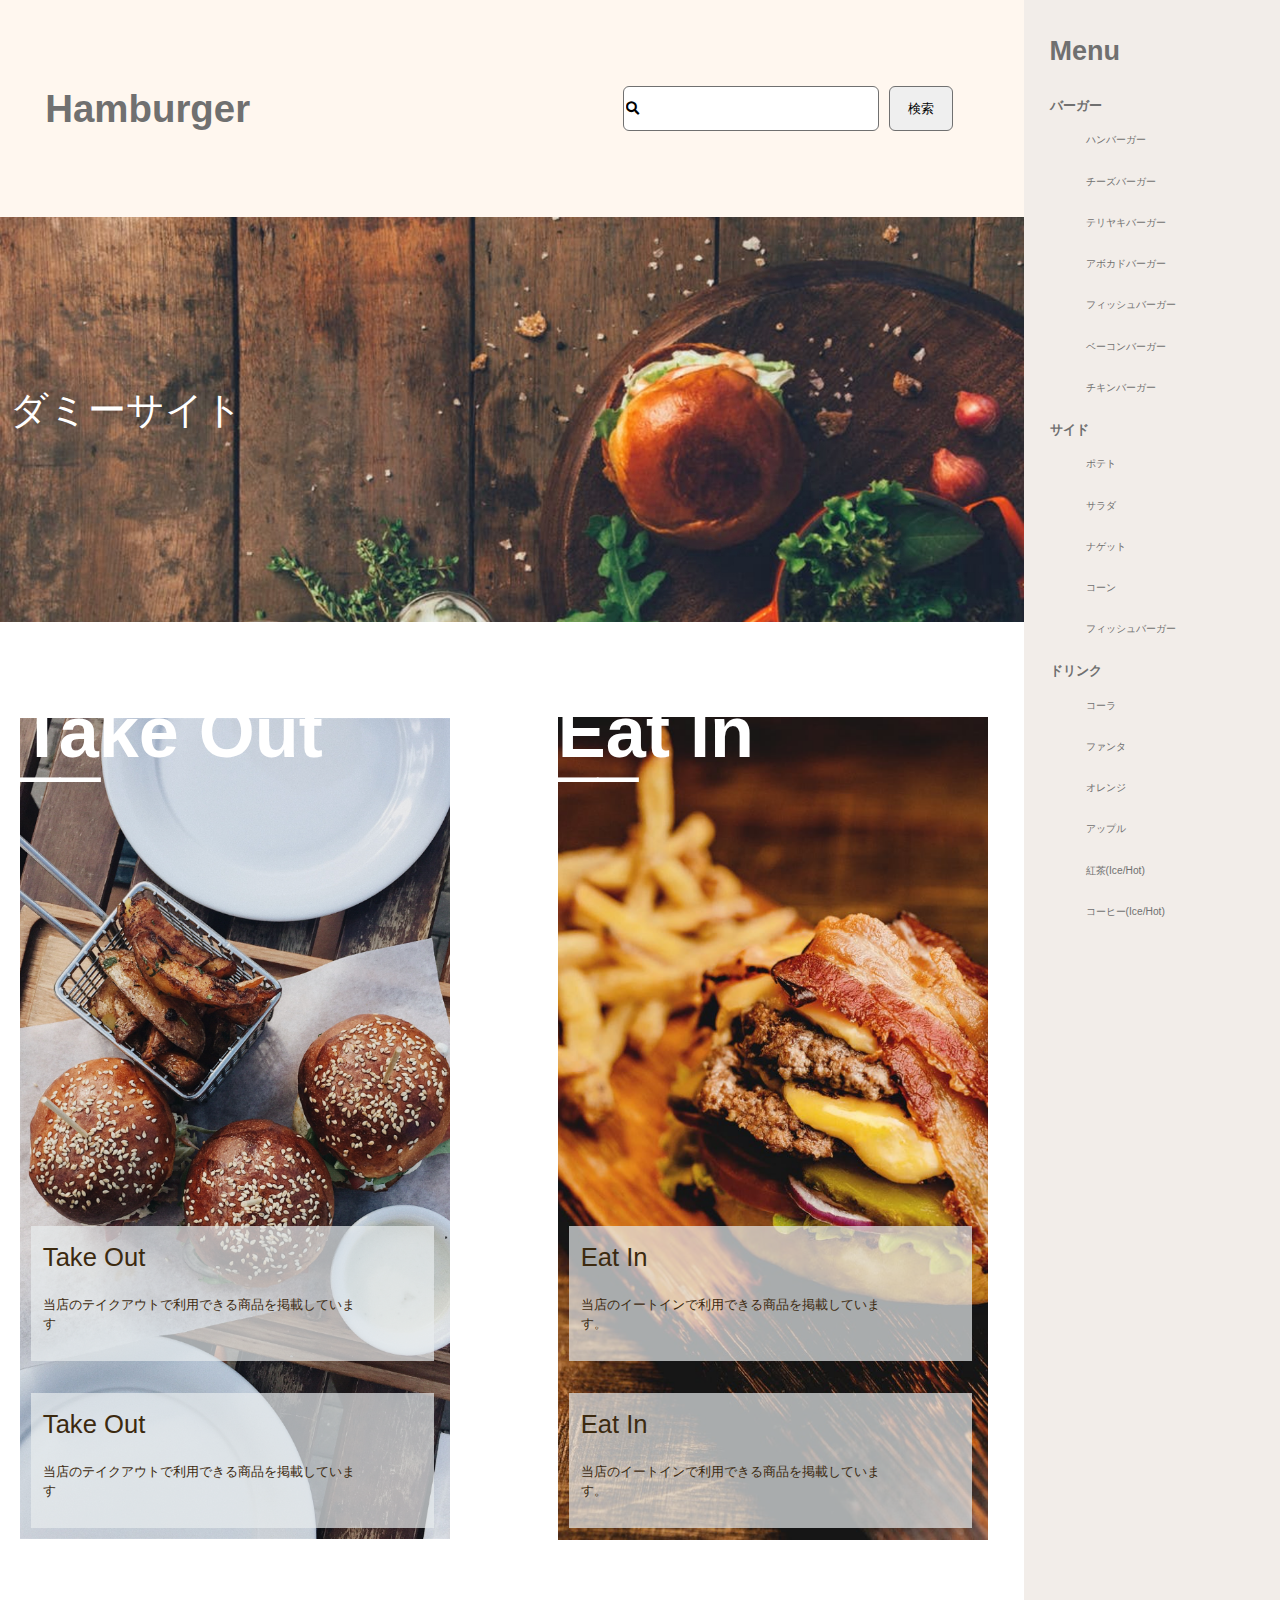
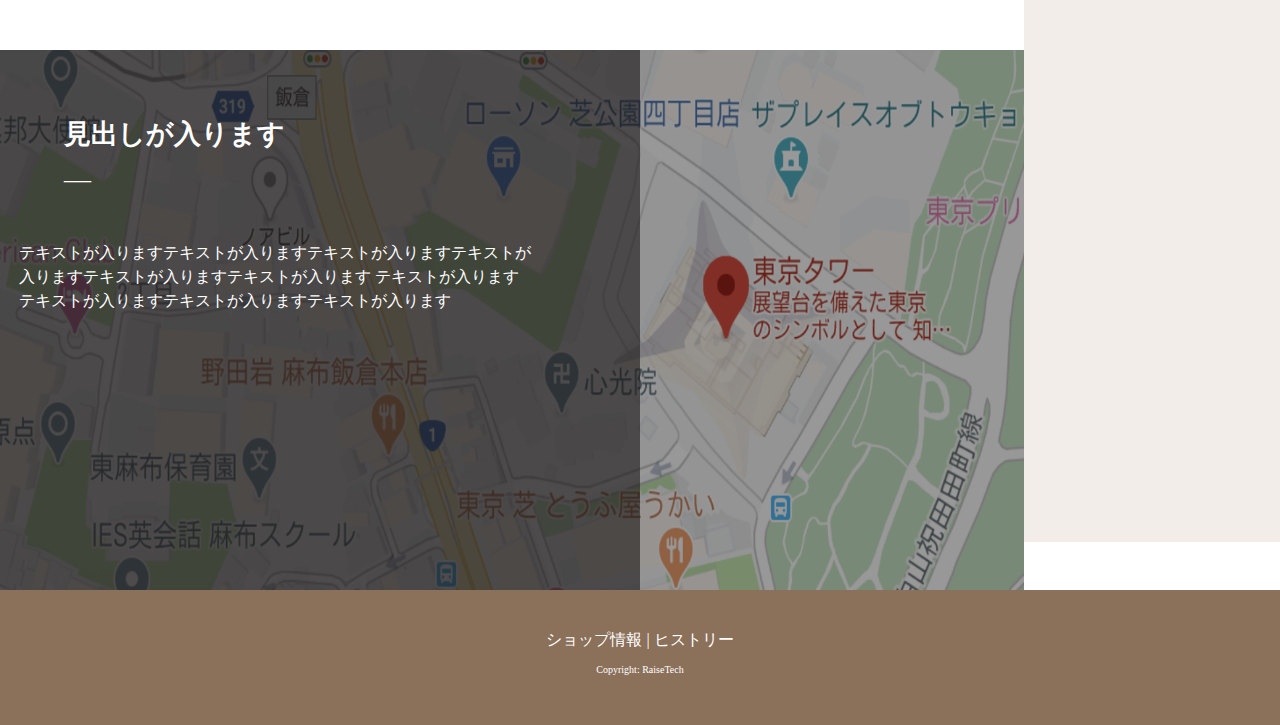
<file: Index.html>
<!doctype html>
<html lang="ja">

<head>
    <meta charset="UTF-8">
    <meta name="format-detection" content="telephon=no">
    <meta name="viewport" content="widh=device-width, initial-scale=1">
    <meta name="description" content="RaseTech ハンバーガーサイト製作">
    <link href="https://use.fontawesome.com/releases/v5.15.3/css/all.css" rel="stylesheet">
    <link rel="stylesheet" href="Sass/style.css">
    <link rel="stylesheet" href="Sass/style.scss">
    <link href="https://fonts.googleapis.com/css?family=M+PLUS+1p&amp;subset=japanese" rel="stylesheet">
    <title>RaseTech hamburger</title>
</head>

<body id="home" class="home">
    <div class="p-visual__wrapper">
        <header class="l-header" id="js-header">
                <h1>Hamburger</h1>
                <form class="p-front__form" method="GET" action="#" cursor="pointer">
                    <input type="text" name="search" value="&#xf002;" class="fas c-input__button">
                    <button class="c-submit__button" type="submit">検索</button>
                </form>
        </header>

        <main id="js-main" class="l-front__main">
            <h2>ダミーサイト</h2>
        </main>
        <section class="p-wrapper__front-section">
                <article class="p-visual__TakeOut">
                    <h3>Take Out</h3>
                    <span>__</span>
                    <div class="u-textarea__front">
                        <dl>
                            <dt>Take Out</dt>
                            <dd>当店のテイクアウトで利用できる商品を掲載しています
                            </dd>
                        </dl>
                        <dl>
                            <dt>Take Out</dt>
                            <dd>当店のテイクアウトで利用できる商品を掲載しています
                            </dd>
                        </dl>
                    </div>
                </article>
                <article class="p-visual__EatIn">
                    <h3>Eat In</h3>
                    <span>__</span>
                    <div class="u-textarea__front">

                        <dl>
                            <dt>Eat In</dt>
                            <dd>当店のイートインで利用できる商品を掲載しています。
                            </dd>
                        </dl>

                        <dl>
                            <dt>Eat In</dt>
                            <dd>当店のイートインで利用できる商品を掲載しています。
                            </dd>
                        </dl>
                    </div>
                </article>
        </section>
        <div class="l-front__main__map">
            <article class="p-visual__map">
                <h3>見出しが入ります</h3>
                <span>__</span>
                <p class="u-front__map__text">テキストが入りますテキストが入りますテキストが入りますテキストが入りますテキストが入りますテキストが入ります
                    テキストが入りますテキストが入りますテキストが入りますテキストが入ります</p>
            </article>
        </div>
        <aside class="l-sidebar">
            <a class="l-sidebar__hamburger">Menu
                <span></span>
                <span></span>
                <span></span>
            </a>
            <h3 class="c-slider__menu">バーガー</h3>
            <ul class="c-menu__list__slider">
                <li class="c-slider__sub-menu-item"><a href="#">ハンバーガー</a></li>
                <li class="c-slider__sub-menu-item"><a href="#">チーズバーガー</a></li>
                <li class="c-slider__sub-menu-item"><a href="#">テリヤキバーガー</a></li>
                <li class="c-slider__sub-menu-item"><a href="#">アボカドバーガー</a></li>
                <li class="c-slider__sub-menu-item"><a href="#">フィッシュバーガー</a></li>
                <li class="c-slider__sub-menu-item"><a href="#">ベーコンバーガー</a></li>
                <li class="c-slider__sub-menu-item"><a href="#">チキンバーガー</a></li>
            </ul>
            <h3 class="c-slider__menu">サイド</h3>
            <ul class="c-menu__list__slider">
                <li class="c-slider__sub-menu-item"><a href="#">ポテト</a></li>
                <li class="c-slider__sub-menu-item"><a href="#">サラダ</a></li>
                <li class="c-slider__sub-menu-item"><a href="#">ナゲット</a></li>
                <li class="c-slider__sub-menu-item"><a href="#">コーン</a></li>
                <li class="c-slider__sub-menu-item"><a href="#">フィッシュバーガー</a></li>
            </ul>
            <h3 class="c-slider__menu">ドリンク</h3>
            <ul class="c-menu__list__slider">
                <li class="c-slider__sub-menu-item"><a href="#">コーラ</a></li>
                <li class="c-slider__sub-menu-item"><a href="#">ファンタ</a></li>
                <li class="c-slider__sub-menu-item"><a href="#">オレンジ</a></li>
                <li class="c-slider__sub-menu-item"><a href="#">アップル</a></li>
                <li class="c-slider__sub-menu-item"><a href="#">紅茶(Ice/Hot)</a></li>
                <li class="c-slider__sub-menu-item"><a href="#">コーヒー(Ice/Hot)</a></li>
            </ul>
        </aside>
        <footer id="js-footer" class="l-footer">
            <a href="#" class="l-footer__info">ショップ情報 | ヒストリー</a>
            <p class="l=footer__copy">Copyright: RaiseTech</p>
        </footer>
    </div>
    <script src="js/script.js"></script>
    <script src="https://ajax.googleapis.com/ajax/libs/jquery/3.6.0/jquery.min.js"></script>
</body>

</html>
</file>
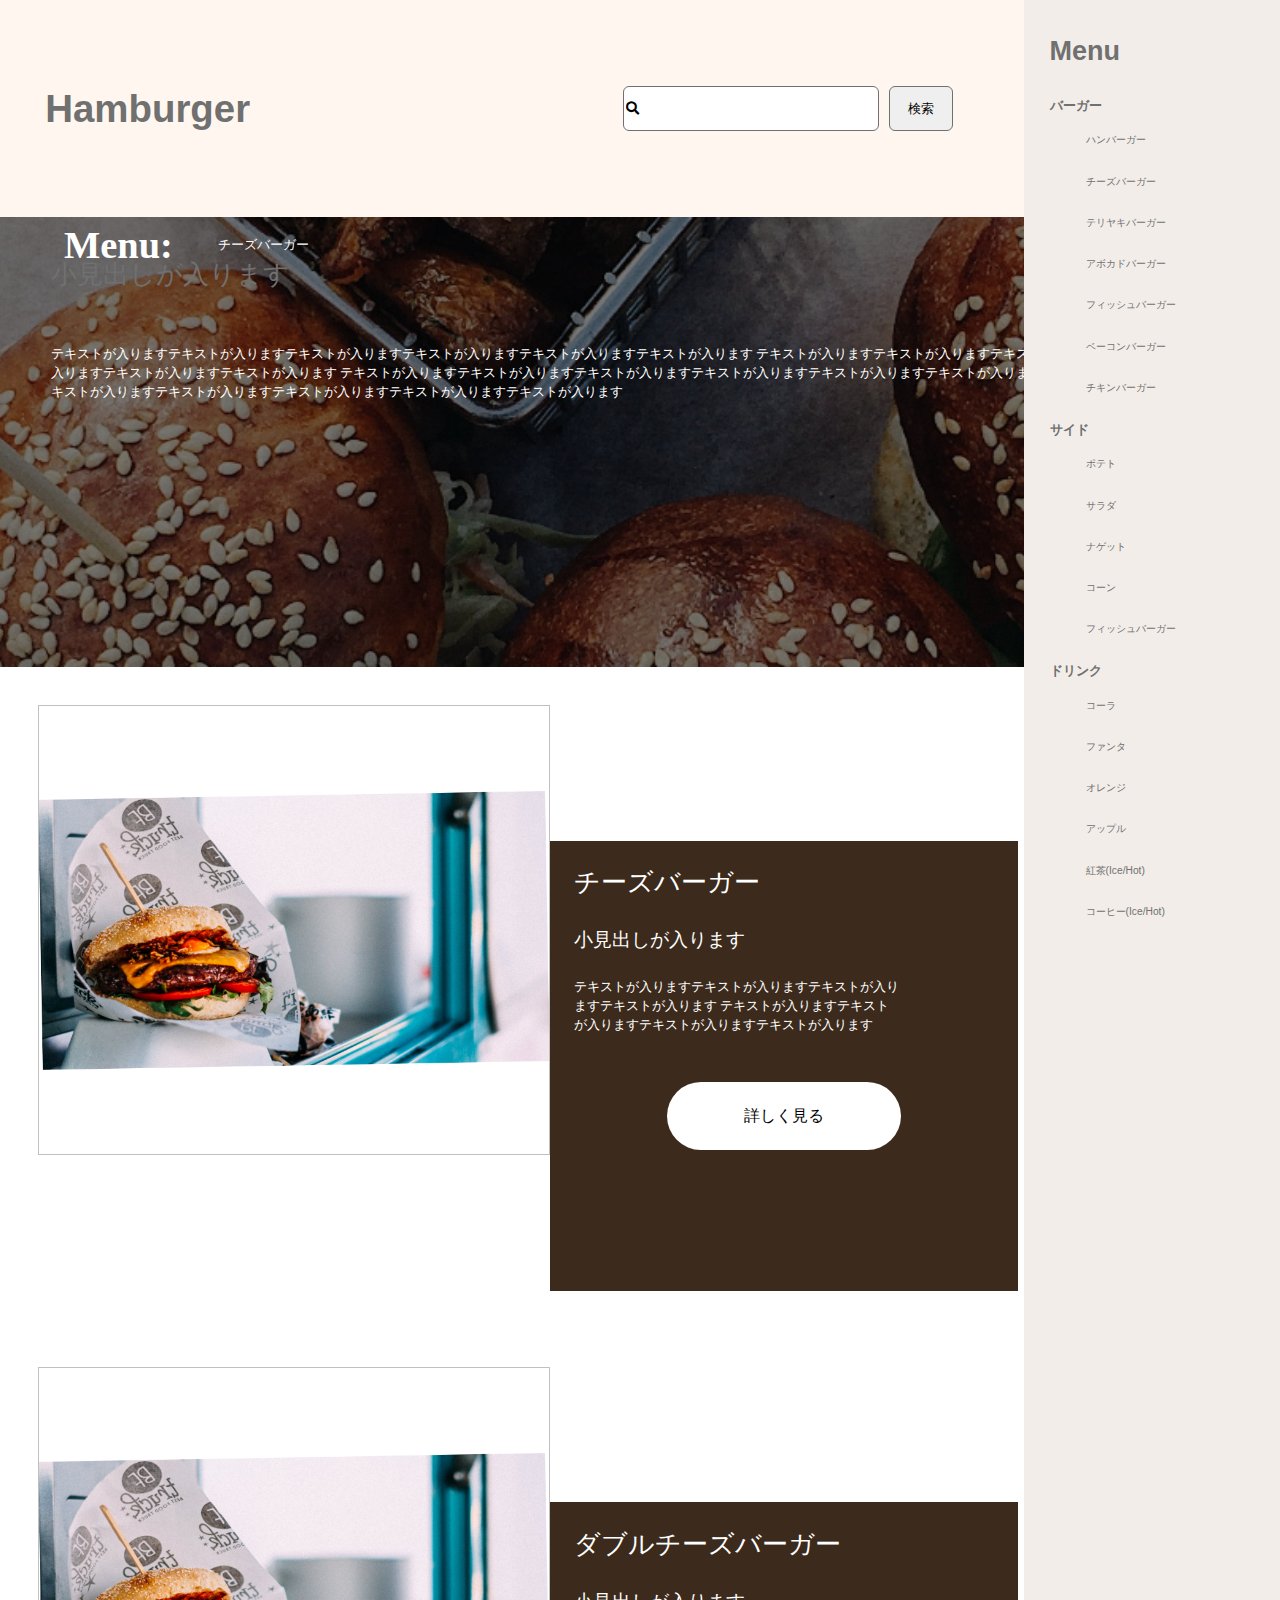
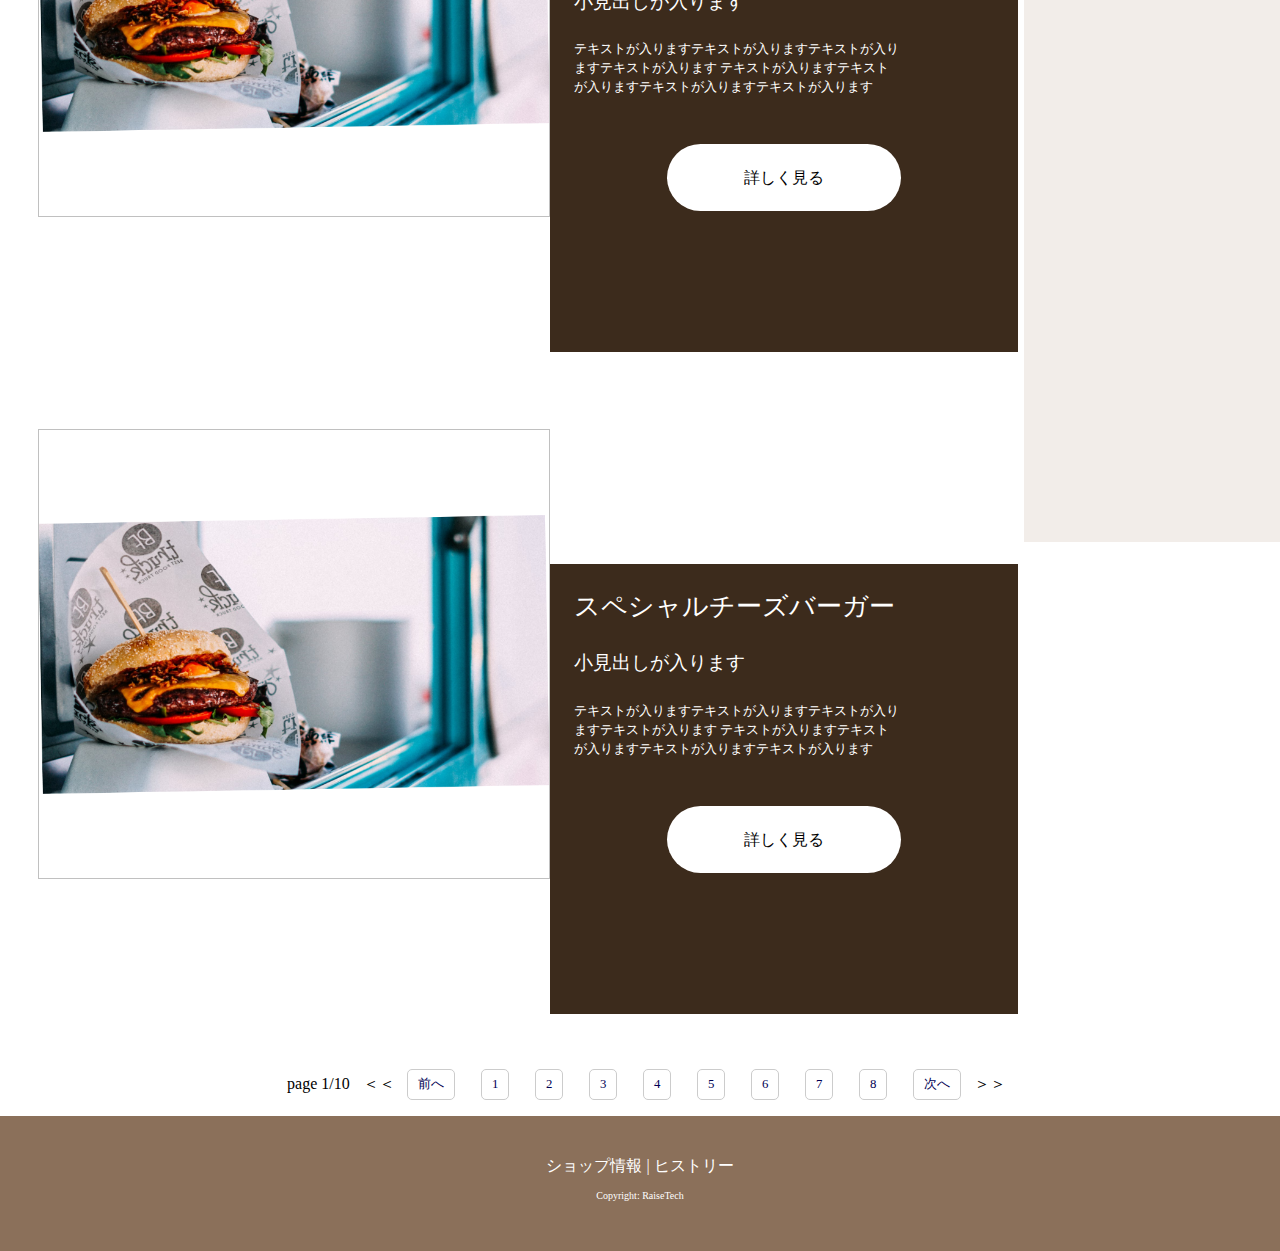
<file: archive.html>
<!doctype html>
<html lang="ja">

<head>
    <meta charset="UTF-8">
    <meta name="format-detection" content="telephon=no">
    <meta name="viewport" content="widh=device-width, initial-scale=1">
    <meta name="description" content="RaseTech ハンバーガーサイト製作">
    <link href="https://use.fontawesome.com/releases/v5.15.3/css/all.css" rel="stylesheet">
    <link rel="stylesheet" href="Sass/style.css">
    <link rel="stylesheet" href="Sass/style.scss">
    <link href="https://fonts.googleapis.com/css?family=M+PLUS+1p&amp;subset=japanese" rel="stylesheet">
    <title>RaseTech hamburger</title>
</head>

<body id="home" class="home">
    <div class="p-visual__wrapper">
        <header class="l-header" id="js-header">
            <h1>Hamburger</h1>
            <form class="p-front__form" method="GET" action="#" cursor="pointer">
                <input type="text" name="search" value="&#xf002;" class="fas c-input__button">
                <button class="c-submit__button" type="submit">検索</button>
            </form>
        </header>
        <main class="l-archive__main">
            <div class="p-archive__visual">
                <h2>Menu:</h2>
                <p>チーズバーガー</p>
            </div>
            <div class="u-archive__text">
                <h2>小見出しが入ります</h2>
                <P>テキストが入りますテキストが入りますテキストが入りますテキストが入りますテキストが入りますテキストが入ります
                    テキストが入りますテキストが入りますテキストが入りますテキストが入りますテキストが入りますテキストが入ります
                    テキストが入りますテキストが入りますテキストが入りますテキストが入りますテキストが入りますテキストが入ります
                    テキストが入りますテキストが入りますテキストが入りますテキストが入りますテキストが入りますテキストが入ります</P>
            </div>
        </main>
        <grid class="c-grid">
            <img class="c-grid__img">
            <div class="c-grid__content">
                <h2>チーズバーガー</h2>
                <h4>小見出しが入ります</h4>
                <p>テキストが入りますテキストが入りますテキストが入りますテキストが入ります
                    テキストが入りますテキストが入りますテキストが入りますテキストが入ります</p>
                <a class="c-grid__link" href="#">詳しく見る</a>
            </div>
            <img class="c-grid__img">
            <div class="c-grid__content">
                <h2>ダブルチーズバーガー</h2>
                <h4>小見出しが入ります</h4>
                <p>テキストが入りますテキストが入りますテキストが入りますテキストが入ります
                    テキストが入りますテキストが入りますテキストが入りますテキストが入ります</p>
                <a class="c-grid__link" href="#">詳しく見る</a>
            </div>
            <img class="c-grid__img">
            <div class="c-grid__content">
                <h2>スペシャルチーズバーガー</h2>
                <h4>小見出しが入ります</h4>
                <p>テキストが入りますテキストが入りますテキストが入りますテキストが入ります
                    テキストが入りますテキストが入りますテキストが入りますテキストが入ります</p>
                <a class="c-grid__link" href="#">詳しく見る</a>
            </div>
        </grid>
        <aside class="l-sidebar">
            <a class="l-sidebar__hamburger">Menu
                <span></span>
                <span></span>
                <span></span>
            </a>
            <h3 class="c-slider__menu">バーガー</h3>
            <ul class="c-menu__list__slider">
                <li class="c-slider__sub-menu-item"><a href="#">ハンバーガー</a></li>
                <li class="c-slider__sub-menu-item"><a href="#">チーズバーガー</a></li>
                <li class="c-slider__sub-menu-item"><a href="#">テリヤキバーガー</a></li>
                <li class="c-slider__sub-menu-item"><a href="#">アボカドバーガー</a></li>
                <li class="c-slider__sub-menu-item"><a href="#">フィッシュバーガー</a></li>
                <li class="c-slider__sub-menu-item"><a href="#">ベーコンバーガー</a></li>
                <li class="c-slider__sub-menu-item"><a href="#">チキンバーガー</a></li>
            </ul>
            <h3 class="c-slider__menu">サイド</h3>
            <ul class="c-menu__list__slider">
                <li class="c-slider__sub-menu-item"><a href="#">ポテト</a></li>
                <li class="c-slider__sub-menu-item"><a href="#">サラダ</a></li>
                <li class="c-slider__sub-menu-item"><a href="#">ナゲット</a></li>
                <li class="c-slider__sub-menu-item"><a href="#">コーン</a></li>
                <li class="c-slider__sub-menu-item"><a href="#">フィッシュバーガー</a></li>
            </ul>
            <h3 class="c-slider__menu">ドリンク</h3>
            <ul class="c-menu__list__slider">
                <li class="c-slider__sub-menu-item"><a href="#">コーラ</a></li>
                <li class="c-slider__sub-menu-item"><a href="#">ファンタ</a></li>
                <li class="c-slider__sub-menu-item"><a href="#">オレンジ</a></li>
                <li class="c-slider__sub-menu-item"><a href="#">アップル</a></li>
                <li class="c-slider__sub-menu-item"><a href="#">紅茶(Ice/Hot)</a></li>
                <li class="c-slider__sub-menu-item"><a href="#">コーヒー(Ice/Hot)</a></li>
            </ul>
        </aside>
        <nav class="l-paging">
            <ul class="sp">
                <li class="pre"><a href="#">＜＜ 前へ</a></li>
                <li class="next"><a href="#">次へ ＞＞</a></li>
            </ul>
            <ul class="example2">
                <li>page 1/10</li>
                <span>＜＜</span>
                <li><a href="#">前へ</a></li>
                <li><a href="#"> 1</a></li>
                <li><a href="#"> 2</a></li>
                <li><a href="#"> 3</a></li>
                <li><a href="#"> 4</a></li>
                <li><a href="#"> 5</a></li>
                <li><a href="#"> 6</a></li>
                <li><a href="#"> 7</a></li>
                <li><a href="#"> 8</a></li>
                <li><a href="#"> 次へ</a></li>
                <span>＞＞</span>
                </ul>
        </nav>
        
        <footer id="js-footer" class="l-footer">
            <a href="#" class="l-footer__info">ショップ情報 | ヒストリー</a>
            <p class="l=footer__copy">Copyright: RaiseTech</p>
        </footer>
    </div>
    <script src="js/script.js"></script>
    <script src="https://ajax.googleapis.com/ajax/libs/jquery/3.6.0/jquery.min.js"></script>
</body>

</html>
</file>
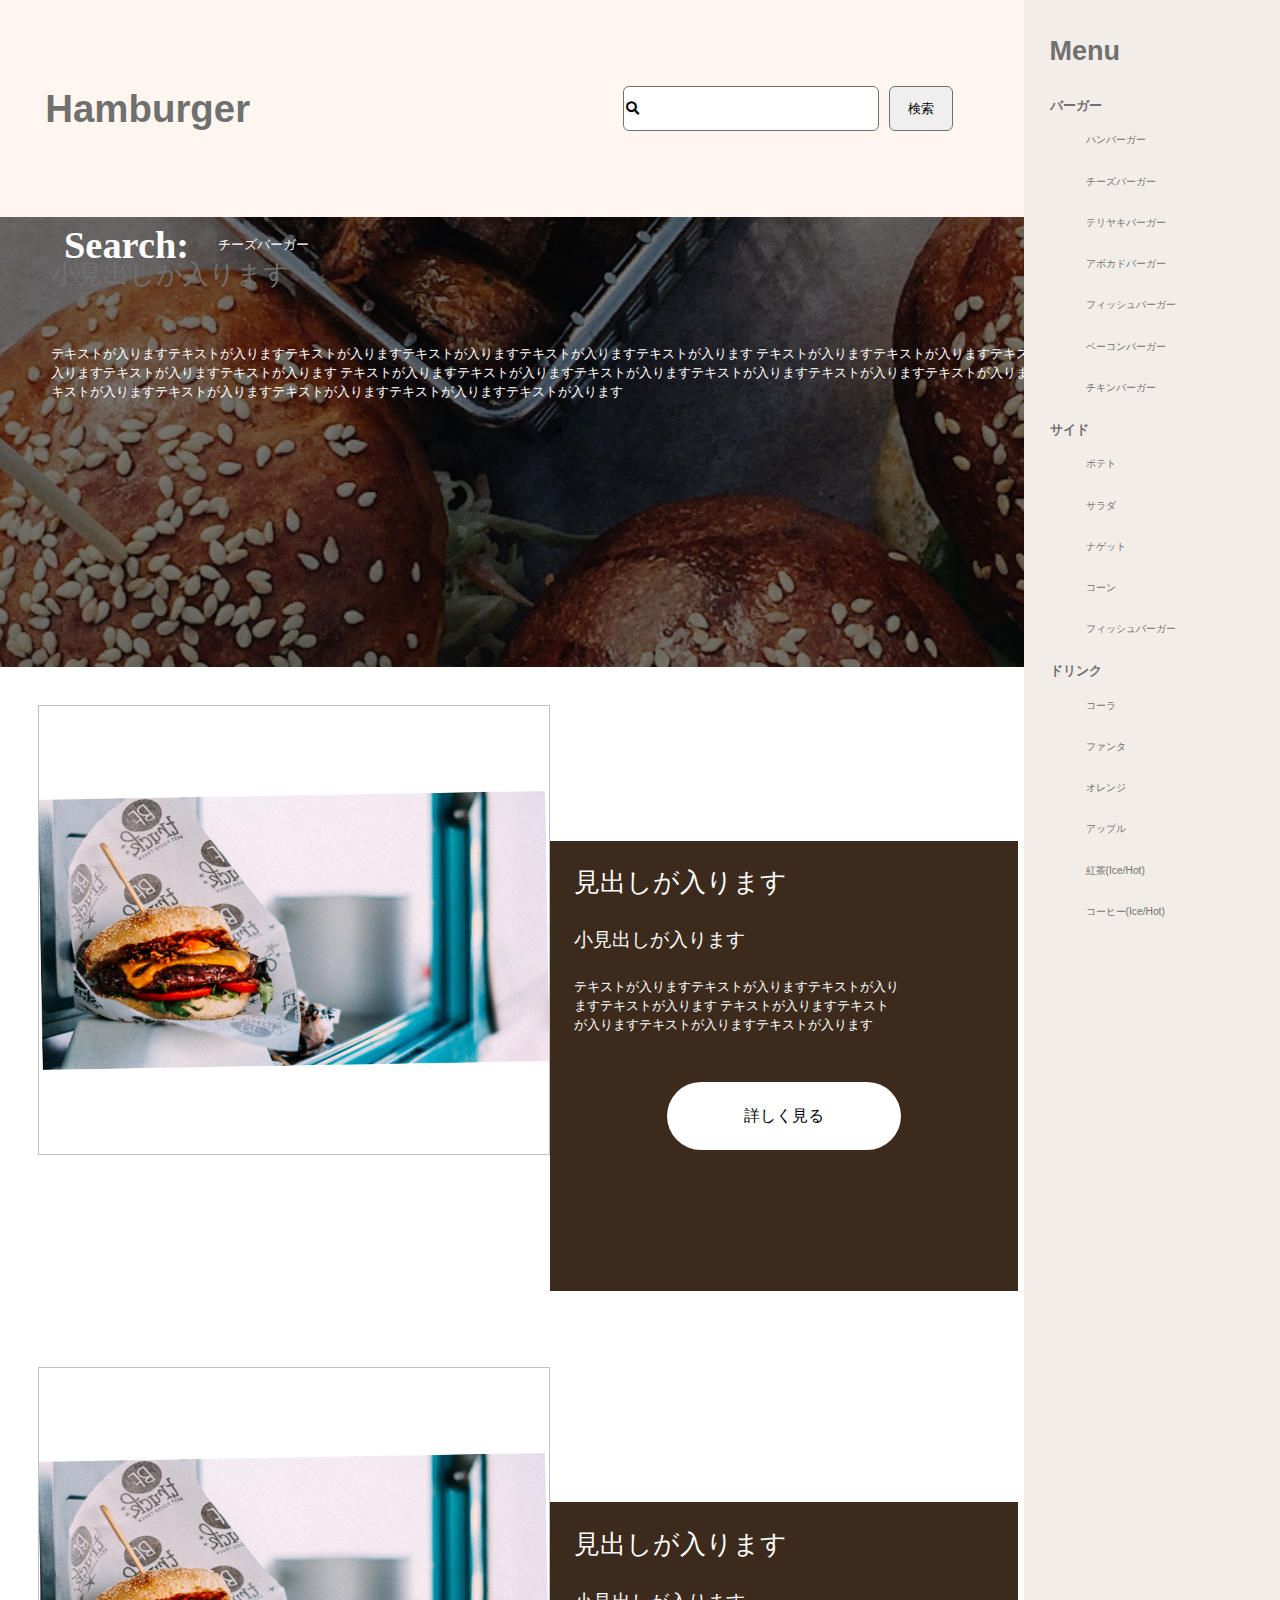
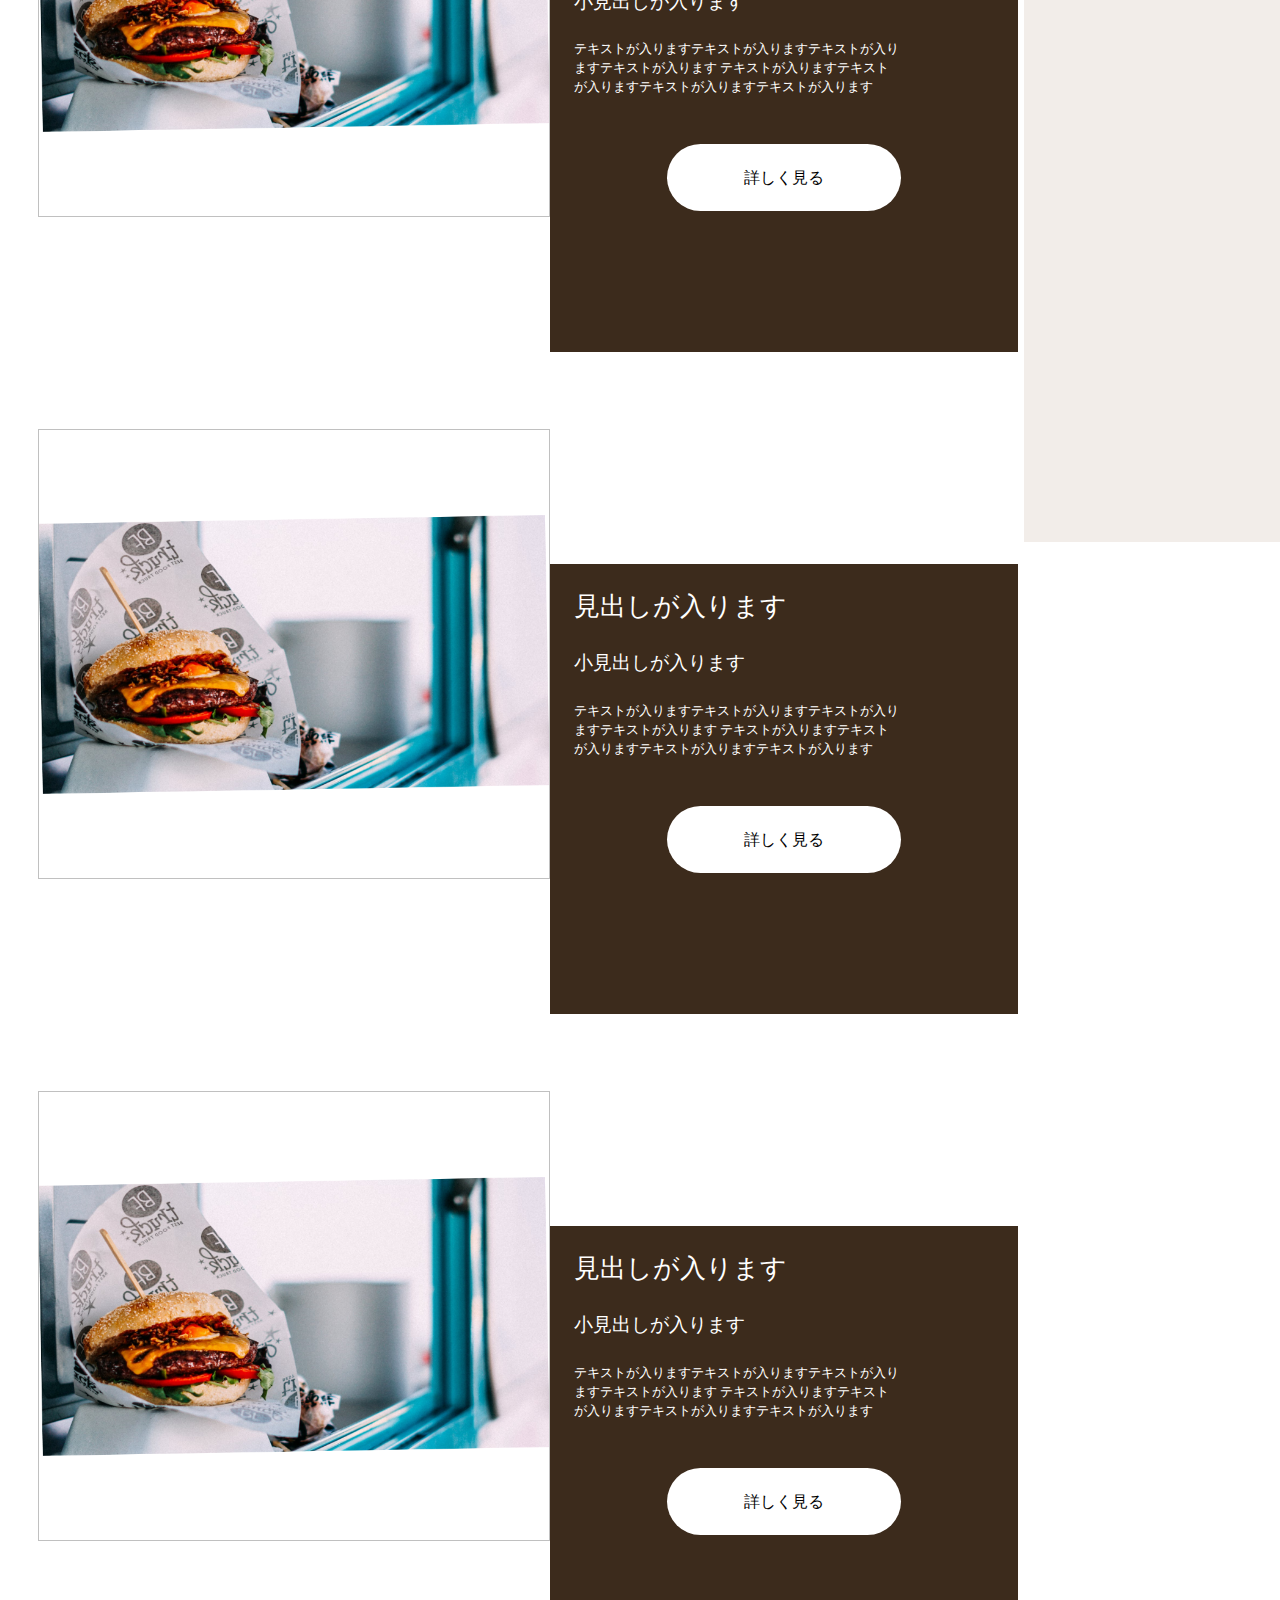
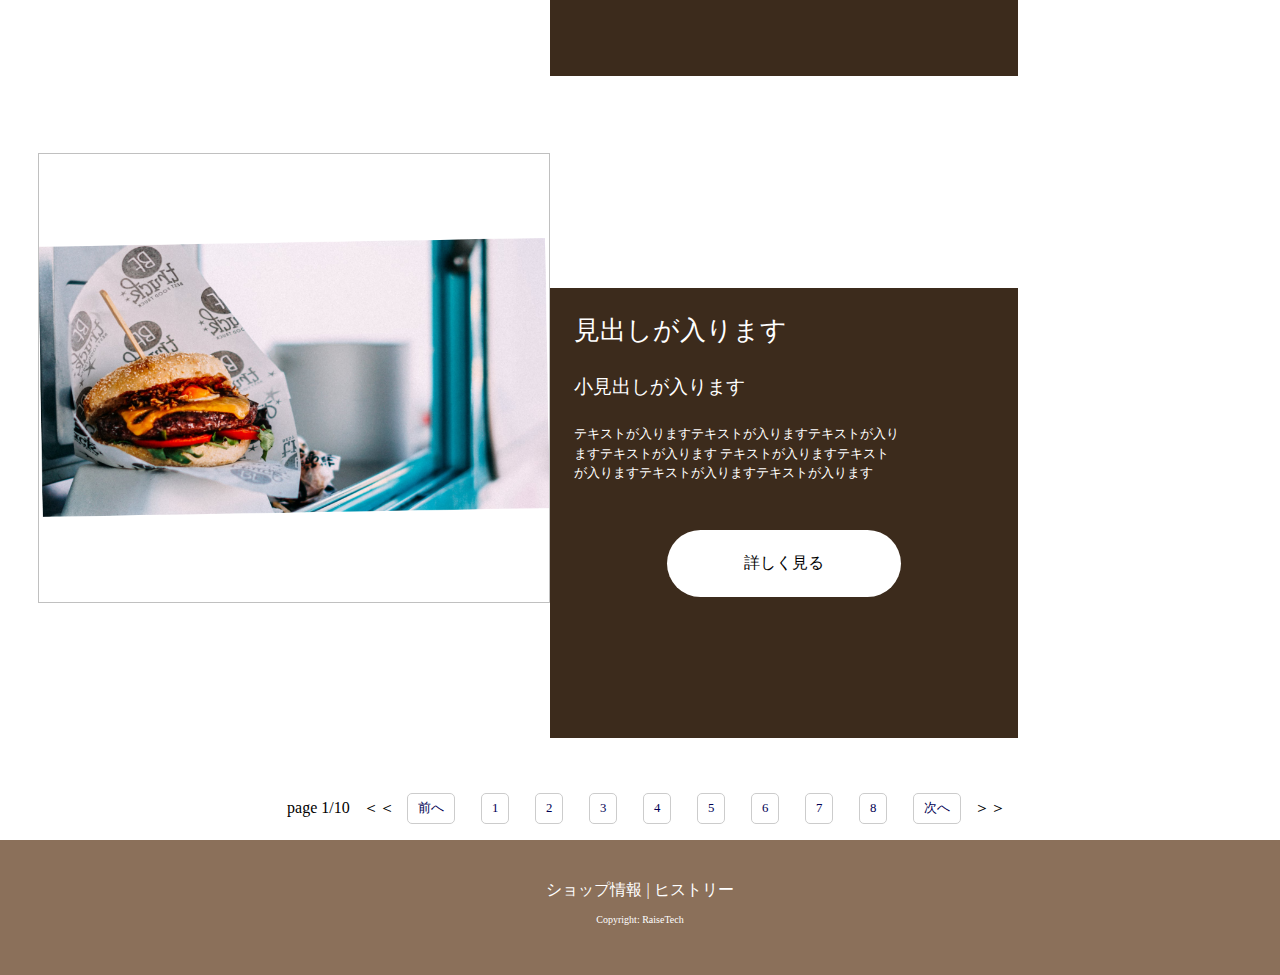
<file: archive_search.html>
<!doctype html>
<html lang="ja">

<head>
    <meta charset="UTF-8">
    <meta name="format-detection" content="telephon=no">
    <meta name="viewport" content="widh=device-width, initial-scale=1">
    <meta name="description" content="RaseTech ハンバーガーサイト製作">
    <link href="https://use.fontawesome.com/releases/v5.15.3/css/all.css" rel="stylesheet">
    <link rel="stylesheet" href="Sass/style.css">
    <link rel="stylesheet" href="Sass/style.scss">
    <link href="https://fonts.googleapis.com/css?family=M+PLUS+1p&amp;subset=japanese" rel="stylesheet">
    <title>RaseTech hamburger</title>
</head>

<body id="home" class="home">
    <div class="p-visual__wrapper">
        <header class="l-header" id="js-header">
            <h1>Hamburger</h1>
            <form class="p-front__form" method="GET" action="#" cursor="pointer">
                <input type="text" name="search" value="&#xf002;" class="fas c-input__button">
                <button class="c-submit__button" type="submit">検索</button>
            </form>
        </header>
        <main class="l-archive__main">
            <div class="p-archive__visual">
                <h2>Search:</h2>
                <p>チーズバーガー</p>
            </div>
            <div class="u-archive__text">
                <h2>小見出しが入ります</h2>
                <P>テキストが入りますテキストが入りますテキストが入りますテキストが入りますテキストが入りますテキストが入ります
                    テキストが入りますテキストが入りますテキストが入りますテキストが入りますテキストが入りますテキストが入ります
                    テキストが入りますテキストが入りますテキストが入りますテキストが入りますテキストが入りますテキストが入ります
                    テキストが入りますテキストが入りますテキストが入りますテキストが入りますテキストが入りますテキストが入ります</P>
            </div>
        </main>
        <grid class="c-grid">
            <img class="c-grid__img">
            <div class="c-grid__content">
                <h2>見出しが入ります</h2>
                <h4>小見出しが入ります</h4>
                <p>テキストが入りますテキストが入りますテキストが入りますテキストが入ります
                    テキストが入りますテキストが入りますテキストが入りますテキストが入ります</p>
                <a class="c-grid__link" href="#">詳しく見る</a>
            </div>
            <img class="c-grid__img">
            <div class="c-grid__content">
                <h2>見出しが入ります</h2>
                <h4>小見出しが入ります</h4>
                <p>テキストが入りますテキストが入りますテキストが入りますテキストが入ります
                    テキストが入りますテキストが入りますテキストが入りますテキストが入ります</p>
                <a class="c-grid__link" href="#">詳しく見る</a>
            </div>
            <img class="c-grid__img">
            <div class="c-grid__content">
                <h2>見出しが入ります</h2>
                <h4>小見出しが入ります</h4>
                <p>テキストが入りますテキストが入りますテキストが入りますテキストが入ります
                    テキストが入りますテキストが入りますテキストが入りますテキストが入ります</p>
                <a class="c-grid__link" href="#">詳しく見る</a>
            </div>
            <img class="c-grid__img">
            <div class="c-grid__content">
                <h2>見出しが入ります</h2>
                <h4>小見出しが入ります</h4>
                <p>テキストが入りますテキストが入りますテキストが入りますテキストが入ります
                    テキストが入りますテキストが入りますテキストが入りますテキストが入ります</p>
                <a class="c-grid__link" href="#">詳しく見る</a>
            </div>
            <img class="c-grid__img">
            <div class="c-grid__content">
                <h2>見出しが入ります</h2>
                <h4>小見出しが入ります</h4>
                <p>テキストが入りますテキストが入りますテキストが入りますテキストが入ります
                    テキストが入りますテキストが入りますテキストが入りますテキストが入ります</p>
                <a class="c-grid__link" href="#">詳しく見る</a>
            </div>
        </grid>
        <aside class="l-sidebar">
            <a class="l-sidebar__hamburger">Menu
                <span></span>
                <span></span>
                <span></span>
            </a>
            <h3 class="c-slider__menu">バーガー</h3>
            <ul class="c-menu__list__slider">
                <li class="c-slider__sub-menu-item"><a href="#">ハンバーガー</a></li>
                <li class="c-slider__sub-menu-item"><a href="#">チーズバーガー</a></li>
                <li class="c-slider__sub-menu-item"><a href="#">テリヤキバーガー</a></li>
                <li class="c-slider__sub-menu-item"><a href="#">アボカドバーガー</a></li>
                <li class="c-slider__sub-menu-item"><a href="#">フィッシュバーガー</a></li>
                <li class="c-slider__sub-menu-item"><a href="#">ベーコンバーガー</a></li>
                <li class="c-slider__sub-menu-item"><a href="#">チキンバーガー</a></li>
            </ul>
            <h3 class="c-slider__menu">サイド</h3>
            <ul class="c-menu__list__slider">
                <li class="c-slider__sub-menu-item"><a href="#">ポテト</a></li>
                <li class="c-slider__sub-menu-item"><a href="#">サラダ</a></li>
                <li class="c-slider__sub-menu-item"><a href="#">ナゲット</a></li>
                <li class="c-slider__sub-menu-item"><a href="#">コーン</a></li>
                <li class="c-slider__sub-menu-item"><a href="#">フィッシュバーガー</a></li>
            </ul>
            <h3 class="c-slider__menu">ドリンク</h3>
            <ul class="c-menu__list__slider">
                <li class="c-slider__sub-menu-item"><a href="#">コーラ</a></li>
                <li class="c-slider__sub-menu-item"><a href="#">ファンタ</a></li>
                <li class="c-slider__sub-menu-item"><a href="#">オレンジ</a></li>
                <li class="c-slider__sub-menu-item"><a href="#">アップル</a></li>
                <li class="c-slider__sub-menu-item"><a href="#">紅茶(Ice/Hot)</a></li>
                <li class="c-slider__sub-menu-item"><a href="#">コーヒー(Ice/Hot)</a></li>
            </ul>
        </aside>
        <nav class="l-paging">
            <ul class="sp">
                <li class="pre"><a href="#">＜＜ 前へ</a></li>
                <li class="next"><a href="#">次へ ＞＞</a></li>
            </ul>
            <ul class="example2">
                <li>page 1/10</li>
                <span>＜＜</span>
                <li><a href="#">前へ</a></li>
                <li><a href="#"> 1</a></li>
                <li><a href="#"> 2</a></li>
                <li><a href="#"> 3</a></li>
                <li><a href="#"> 4</a></li>
                <li><a href="#"> 5</a></li>
                <li><a href="#"> 6</a></li>
                <li><a href="#"> 7</a></li>
                <li><a href="#"> 8</a></li>
                <li><a href="#"> 次へ</a></li>
                <span>＞＞</span>
                </ul>
        </nav>
        <footer id="js-footer" class="l-footer">
            <a href="#" class="l-footer__info">ショップ情報 | ヒストリー</a>
            <p class="l=footer__copy">Copyright: RaiseTech</p>
        </footer>
    </div>
    <script src="js/script.js"></script>
    <script src="https://ajax.googleapis.com/ajax/libs/jquery/3.6.0/jquery.min.js"></script>
</body>

</html>
</file>
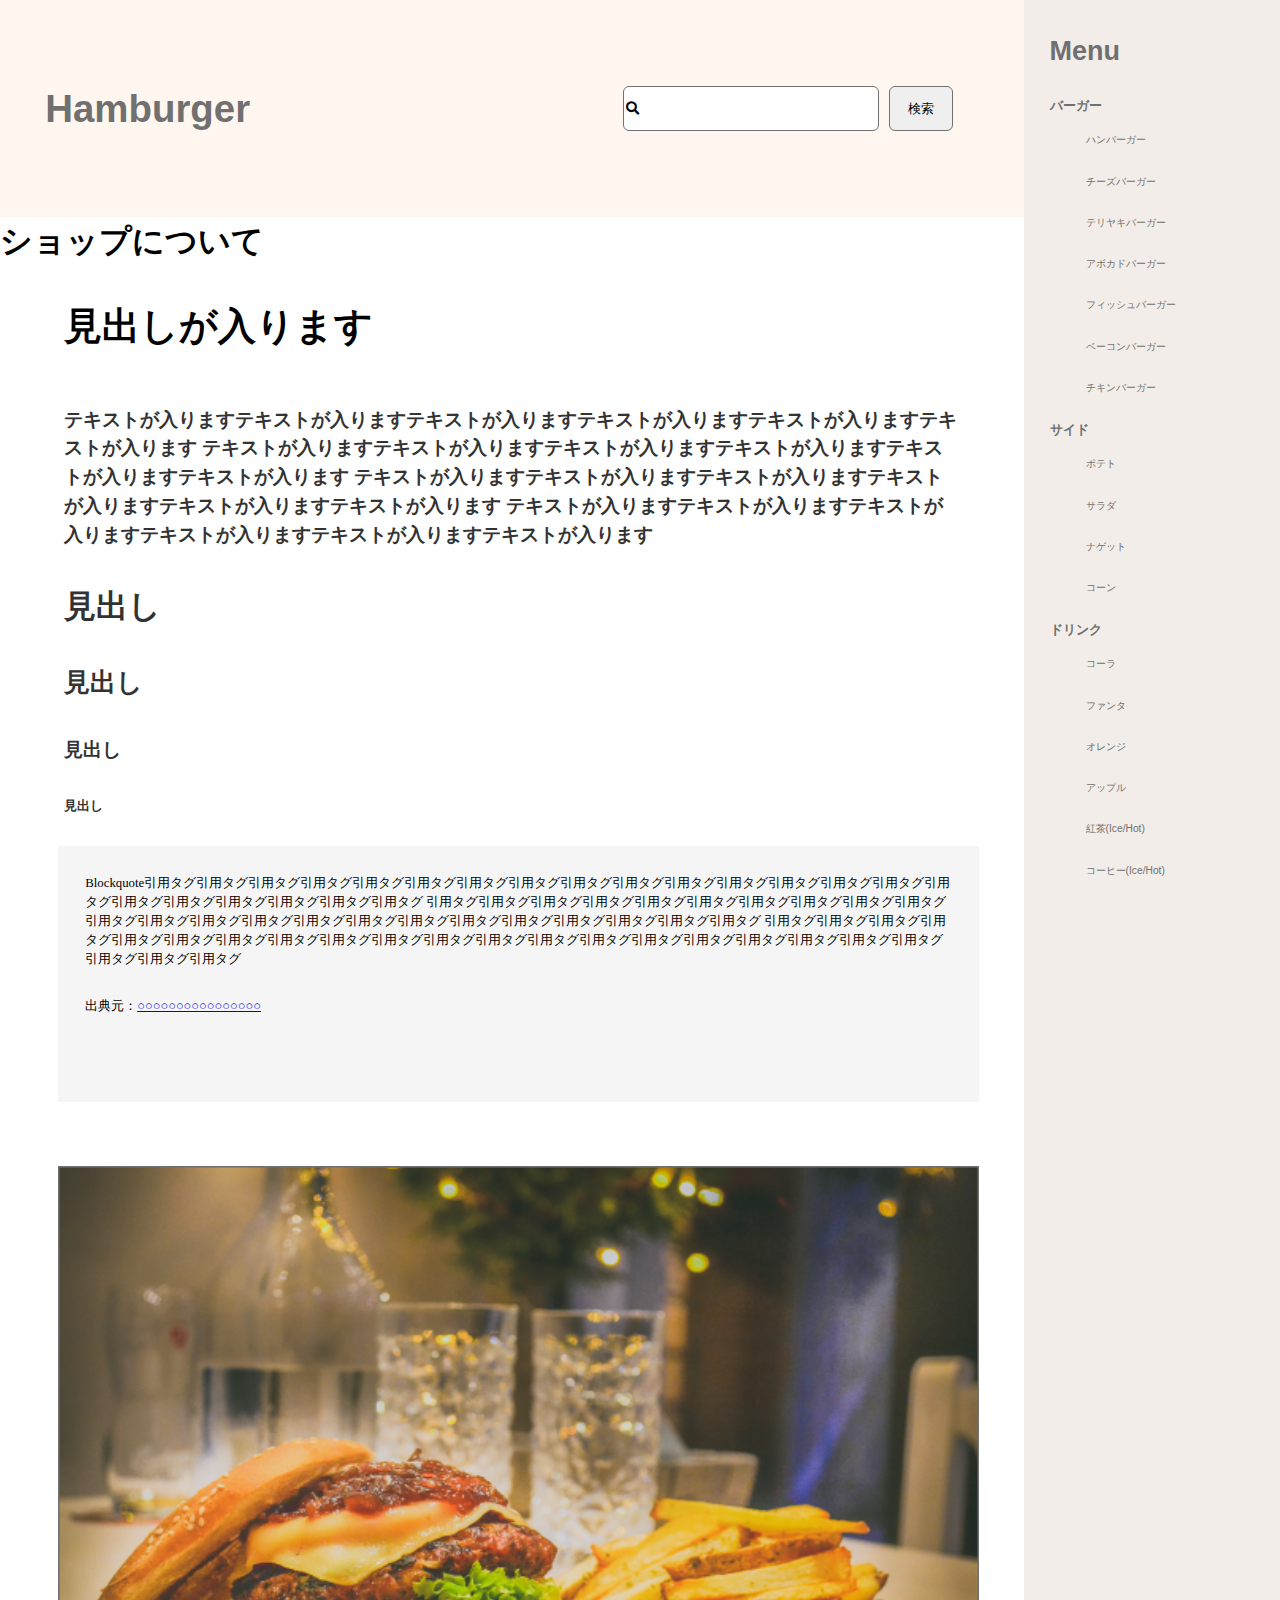
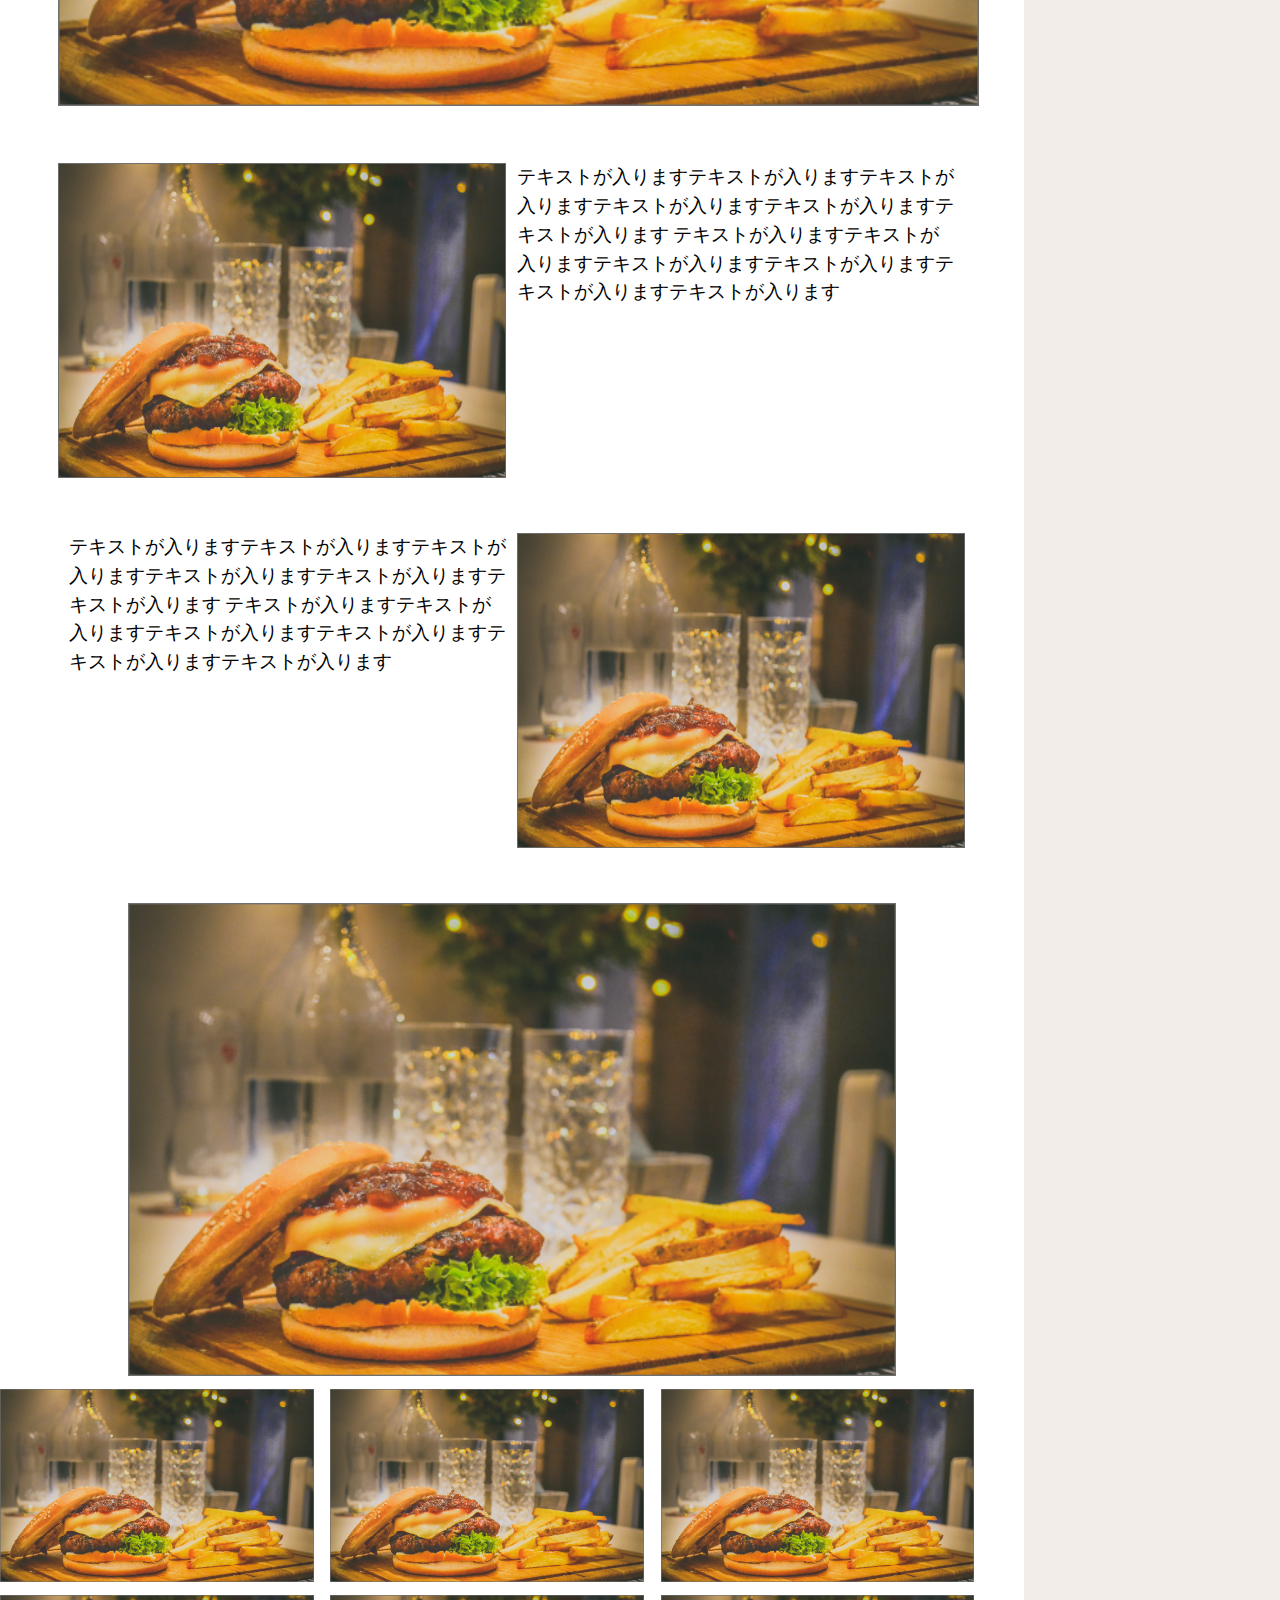
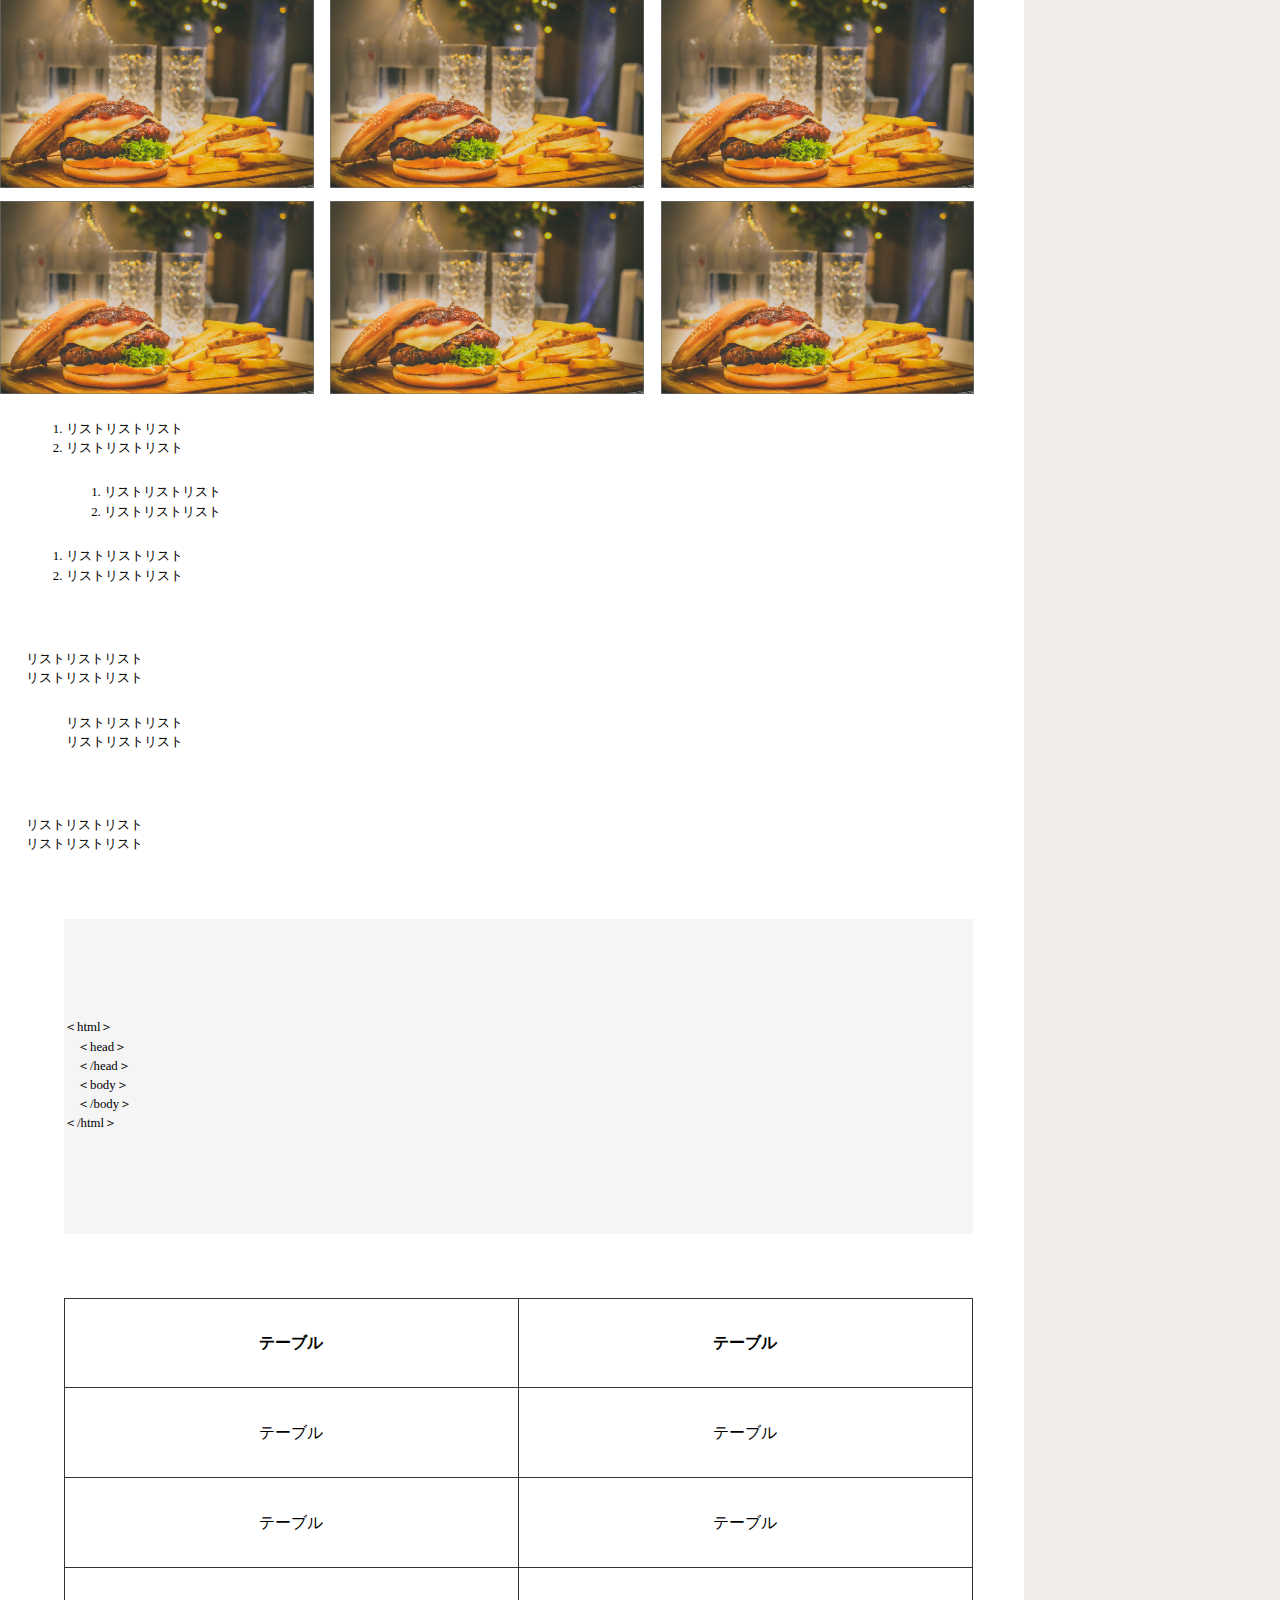
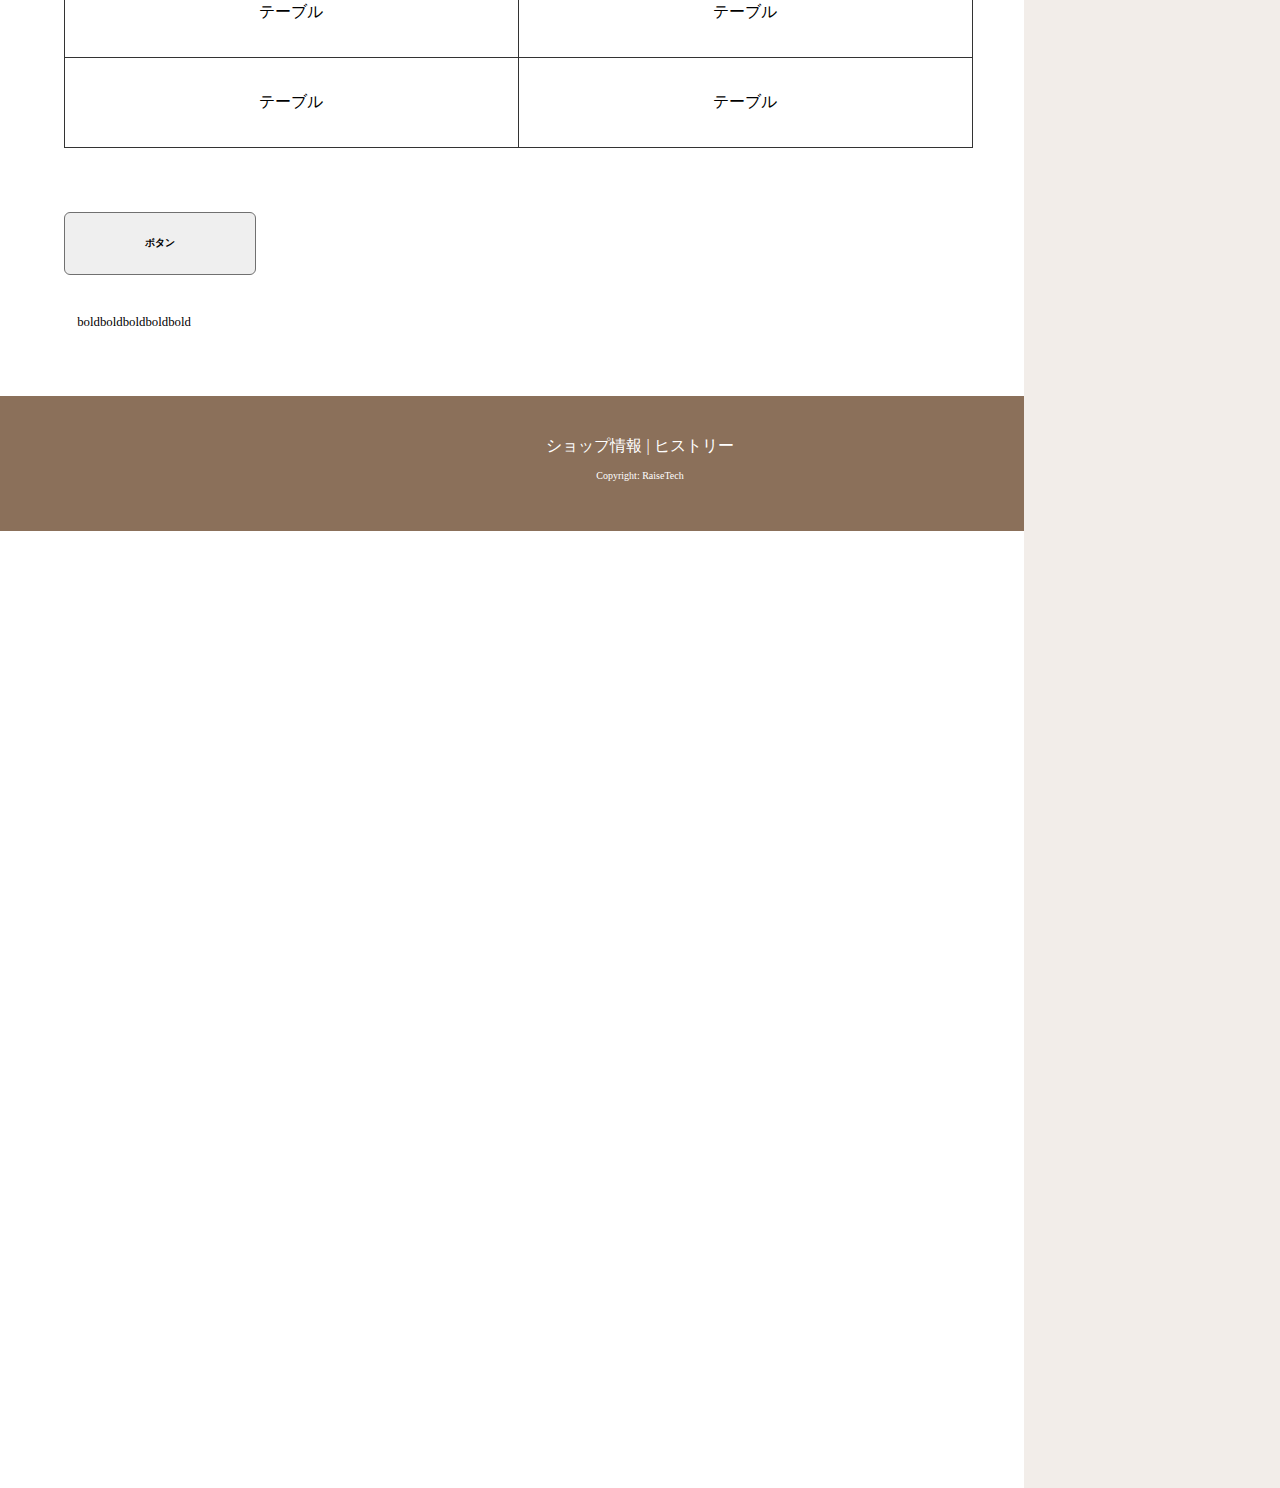
<file: page.html>
<!doctype html>
<html lang="ja">

<head>
    <meta charset="UTF-8">
    <meta name="format-detection" content="telephon=no">
    <meta name="viewport" content="widh=device-width, initial-scale=1">
    <meta name="description" content="RaseTech ハンバーガーサイト製作">
    <link href="https://use.fontawesome.com/releases/v5.15.3/css/all.css" rel="stylesheet">
    <link rel="stylesheet" href="Sass/style.css">
    <link rel="stylesheet" href="Sass/style.scss">
    <link href="https://fonts.googleapis.com/css?family=M+PLUS+1p&amp;subset=japanese" rel="stylesheet">
    <title>RaseTech hamburger</title>
</head>

<body id="home" class="home">
    <div class="p-visual__wrapper">
        <header class="l-header" id="js-header">
            <h1>Hamburger</h1>
            <form class="p-front__form" method="GET" action="#" cursor="pointer">
                <input type="text" name="search" value="&#xf002;" class="fas c-input__button">
                <button class="c-submit__button" type="submit">検索</button>
            </form>
        </header>
        <main>
            <div class="l-page__main">
                <h1>ショップについて</h1>
            </div>
            <div class="u-single__text">
                <h2>見出しが入ります</h2>
                <P>テキストが入りますテキストが入りますテキストが入りますテキストが入りますテキストが入りますテキストが入ります
                    テキストが入りますテキストが入りますテキストが入りますテキストが入りますテキストが入りますテキストが入ります
                    テキストが入りますテキストが入りますテキストが入りますテキストが入りますテキストが入りますテキストが入ります
                    テキストが入りますテキストが入りますテキストが入りますテキストが入りますテキストが入りますテキストが入ります</P>
                <h3>見出し</h3>
                <h4>見出し</h4>
                <h5>見出し</h5>
                <h6>見出し</h6>
            </div>
        </main>
        <div class="u-single__text__wrapper">
            <div class="u-single__text__contents">
                <ul>
                    <li>Blockquote引用タグ引用タグ引用タグ引用タグ引用タグ引用タグ引用タグ引用タグ引用タグ引用タグ引用タグ引用タグ引用タグ引用タグ引用タグ引用タグ引用タグ引用タグ引用タグ引用タグ引用タグ引用タグ
                        引用タグ引用タグ引用タグ引用タグ引用タグ引用タグ引用タグ引用タグ引用タグ引用タグ引用タグ引用タグ引用タグ引用タグ引用タグ引用タグ引用タグ引用タグ引用タグ引用タグ引用タグ引用タグ引用タグ
                        引用タグ引用タグ引用タグ引用タグ引用タグ引用タグ引用タグ引用タグ引用タグ引用タグ引用タグ引用タグ引用タグ引用タグ引用タグ引用タグ引用タグ引用タグ引用タグ引用タグ引用タグ引用タグ引用タグ
                    </li>
                </ul>
                <ul>
                    <li>出典元：<a href="#">○○○○○○○○○○○○○○○○</a></li>
                </ul>
            </div>
        </div>
        <section class="p-single__section">
            <img class="p-single__visual1" src="/images/cooked-foods-750073-2.png">
            <div>
                <img class="p-single__visual" src="/images/cooked-foods-750073-2.png">
                <p>テキストが入りますテキストが入りますテキストが入りますテキストが入りますテキストが入りますテキストが入ります
                    テキストが入りますテキストが入りますテキストが入りますテキストが入りますテキストが入りますテキストが入ります</p>
            </div>
            <div>
                <p>テキストが入りますテキストが入りますテキストが入りますテキストが入りますテキストが入りますテキストが入ります
                    テキストが入りますテキストが入りますテキストが入りますテキストが入りますテキストが入りますテキストが入ります</p>
                <img class="p-single__visual" src="/images/cooked-foods-750073-2.png">
            </div>
        </section>
            <img class="p-single__visual2" src="/images/cooked-foods-750073-2.png">
            <img class="p-single__visual3" src="/images/cooked-foods-750073-2.png">
            <img class="p-single__visual3" src="/images/cooked-foods-750073-2.png">
            <img class="p-single__visual3" src="/images/cooked-foods-750073-2.png">
            <img class="p-single__visual3" src="/images/cooked-foods-750073-2.png">
            <img class="p-single__visual3" src="/images/cooked-foods-750073-2.png">
            <img class="p-single__visual3" src="/images/cooked-foods-750073-2.png">
            <img class="p-single__visual3" src="/images/cooked-foods-750073-2.png">
            <img class="p-single__visual3" src="/images/cooked-foods-750073-2.png">
            <img class="p-single__visual3" src="/images/cooked-foods-750073-2.png">
        <section>
            <ol class="u-single__textlist1">
                <li>リストリストリスト</li>
                <li>リストリストリスト</li>
            </ol>
            <ol class="u-single__textlist2">
                <li>リストリストリスト</li>
                <li>リストリストリスト</li>
            </ol>
            <ol class="u-single__textlist1">
                <li>リストリストリスト</li>
                <li>リストリストリスト</li>
            </ol>
        </section>
        <section>
            <ol class="u-single__textlist3">
                <li>リストリストリスト</li>
                <li>リストリストリスト</li>
            </ol>
            <ol class="u-single__textlist4">
                <li>リストリストリスト</li>
                <li>リストリストリスト</li>
            </ol>
            <ol class="u-single__textlist3">
                <li>リストリストリスト</li>
                <li>リストリストリスト</li>
            </ol>
        </section>
        <div class="p-single__html__visual">
            <p>＜html＞<br>　＜head＞<br>　＜/head＞<br>　＜body＞<br>　＜/body＞<br>＜/html＞</p>
        </div>
        <table class="p-single__table">
            <tr>
                <th>テーブル</th>
                <th>テーブル</th>
            </tr>
            <tr>
                <td>テーブル</td>
                <td>テーブル</td>
            </tr>
            <tr>
                <td>テーブル</td>
                <td>テーブル</td>
            </tr>
            <tr>
                <td>テーブル</td>
                <td>テーブル</td>
            </tr>
            <tr>
                <td>テーブル</td>
                <td>テーブル</td>
            </tr>
        </table>
        <nav>
            <button class="c-submit__button2" type="submit">ボタン
            </button>
            <p>　　boldboldboldboldbold</p>
        </nav>
        <aside class="l-sidebar">
            <a class="l-sidebar__hamburger">Menu
                <span></span>
                <span></span>
                <span></span>
            </a>
            <h3 class="c-slider__menu">バーガー</h3>
            <ul class="c-menu__list__slider">
                <li class="c-slider__sub-menu-item"><a href="#">ハンバーガー</a></li>
                <li class="c-slider__sub-menu-item"><a href="#">チーズバーガー</a></li>
                <li class="c-slider__sub-menu-item"><a href="#">テリヤキバーガー</a></li>
                <li class="c-slider__sub-menu-item"><a href="#">アボカドバーガー</a></li>
                <li class="c-slider__sub-menu-item"><a href="#">フィッシュバーガー</a></li>
                <li class="c-slider__sub-menu-item"><a href="#">ベーコンバーガー</a></li>
                <li class="c-slider__sub-menu-item"><a href="#">チキンバーガー</a></li>
            </ul>
            <h3 class="c-slider__menu">サイド</h3>
            <ul class="c-menu__list__slider">
                <li class="c-slider__sub-menu-item"><a href="#">ポテト</a></li>
                <li class="c-slider__sub-menu-item"><a href="#">サラダ</a></li>
                <li class="c-slider__sub-menu-item"><a href="#">ナゲット</a></li>
                <li class="c-slider__sub-menu-item"><a href="#">コーン</a></li>
            </ul>
            <h3 class="c-slider__menu">ドリンク</h3>
            <ul class="c-menu__list__slider">
                <li class="c-slider__sub-menu-item"><a href="#">コーラ</a></li>
                <li class="c-slider__sub-menu-item"><a href="#">ファンタ</a></li>
                <li class="c-slider__sub-menu-item"><a href="#">オレンジ</a></li>
                <li class="c-slider__sub-menu-item"><a href="#">アップル</a></li>
                <li class="c-slider__sub-menu-item"><a href="#">紅茶(Ice/Hot)</a></li>
                <li class="c-slider__sub-menu-item"><a href="#">コーヒー(Ice/Hot)</a></li>
            </ul>
            <ul class="c-menu__list__slider c-menu__list__slider4"></ul>
        </aside>
        <footer id="js-footer" class="l-footer">
            <a href="#" class="l-footer__info">ショップ情報 | ヒストリー</a>
            <p class="l=footer__copy">Copyright: RaiseTech</p>
        </footer>
    </div>
    <script src="js/script.js"></script>
    <script src="https://ajax.googleapis.com/ajax/libs/jquery/3.6.0/jquery.min.js"></script>
</body>

</html>
</file>
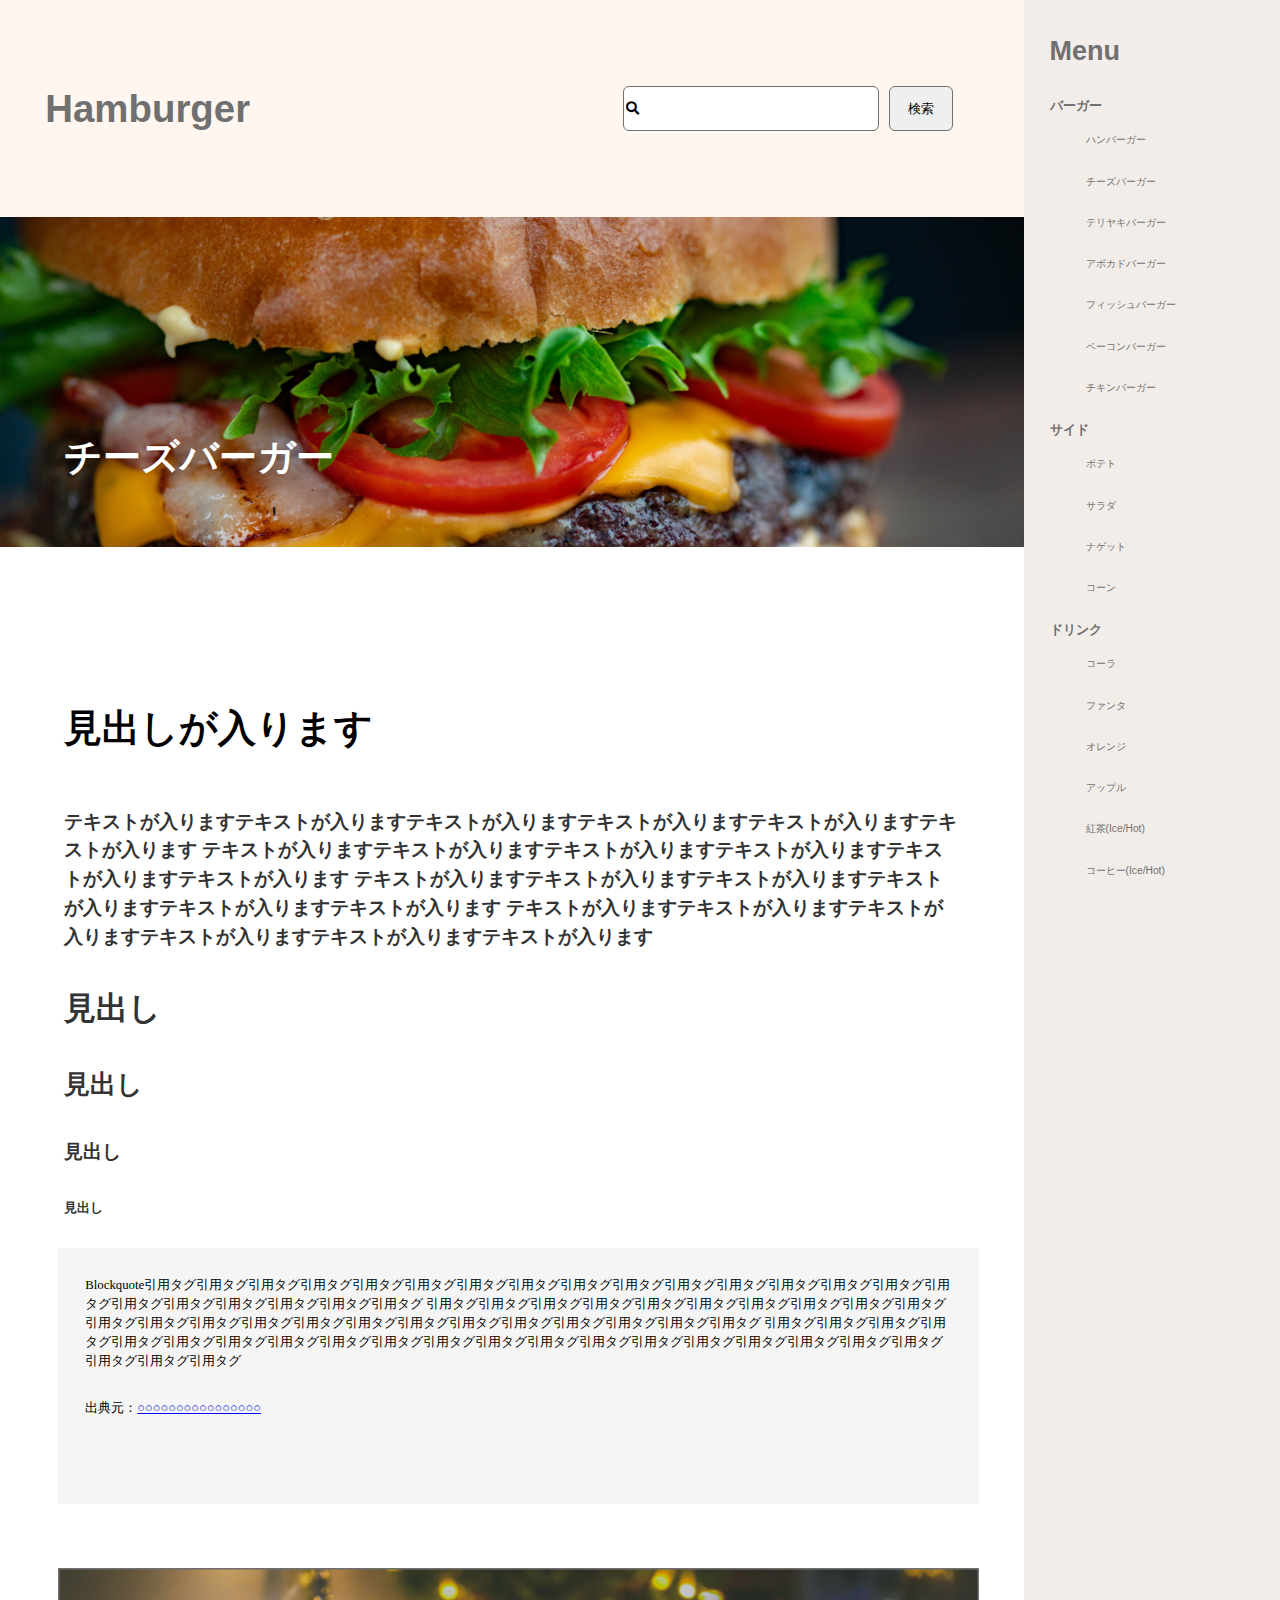
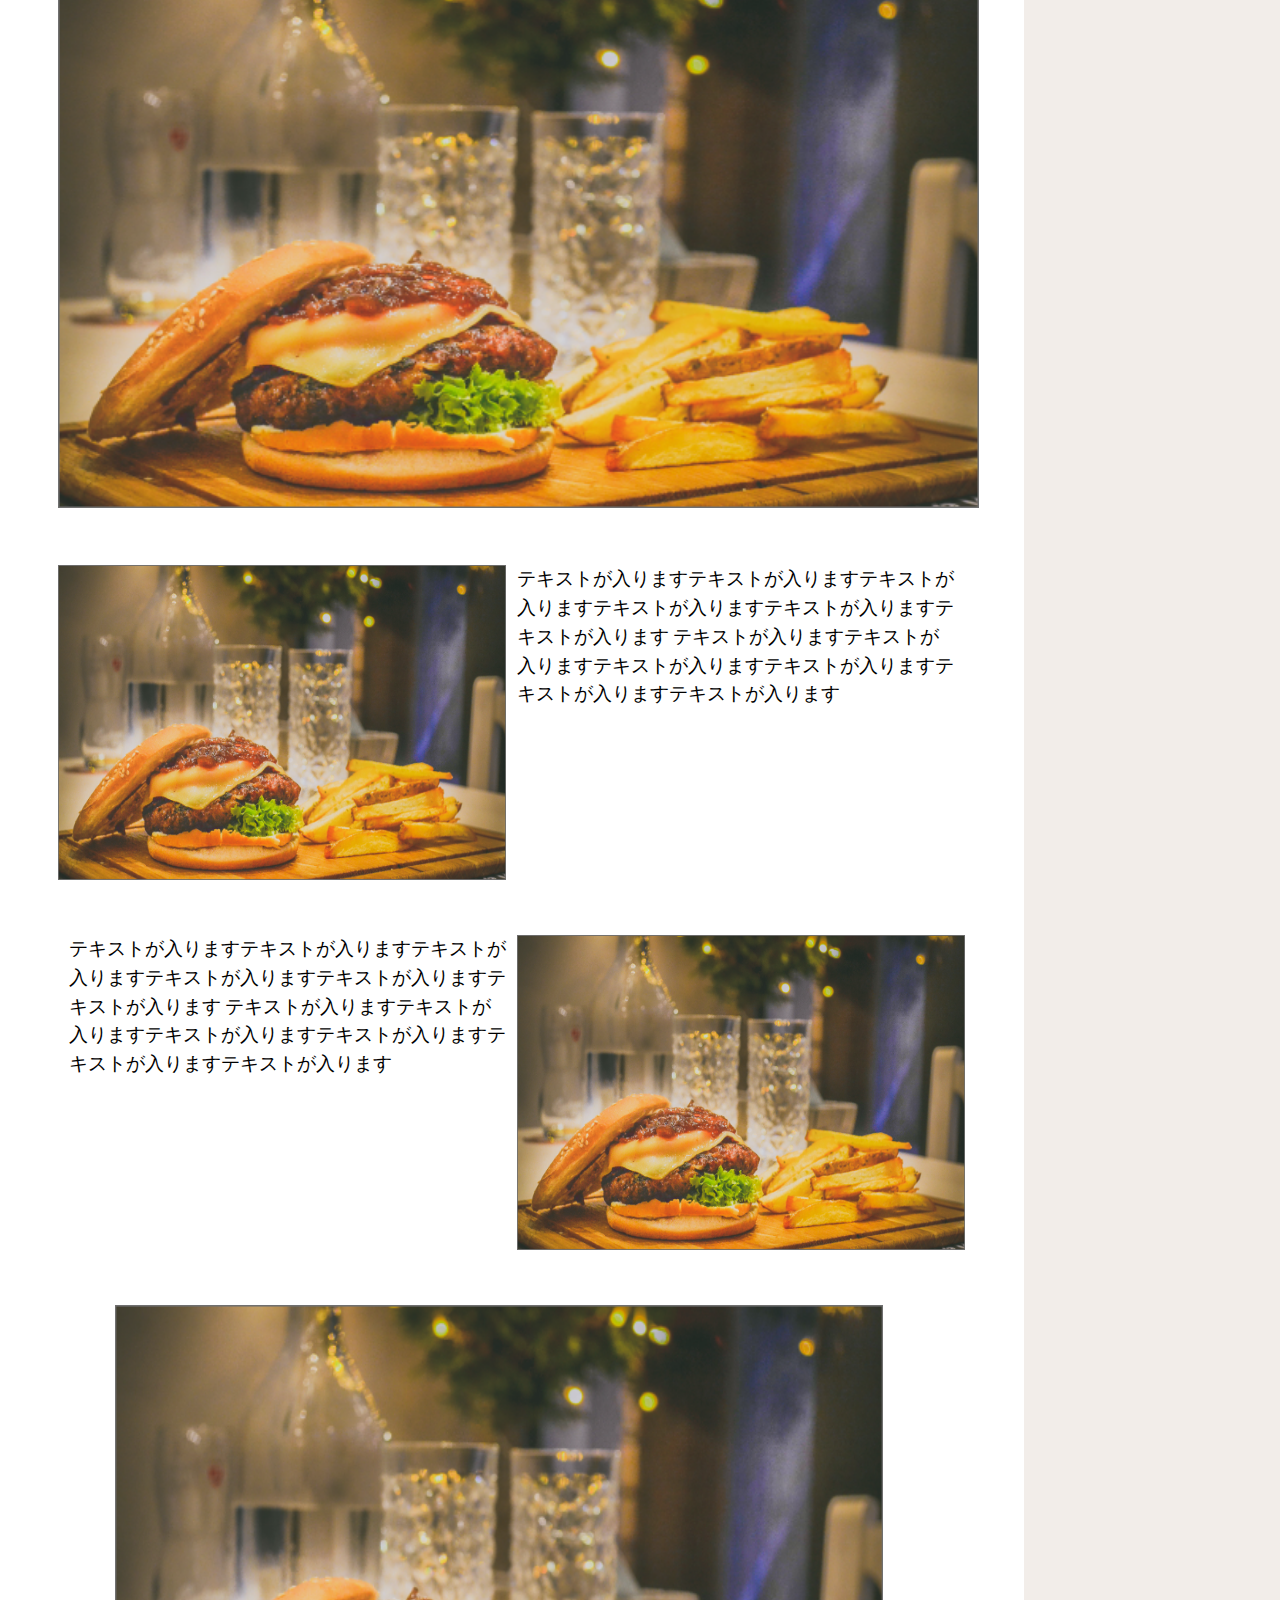
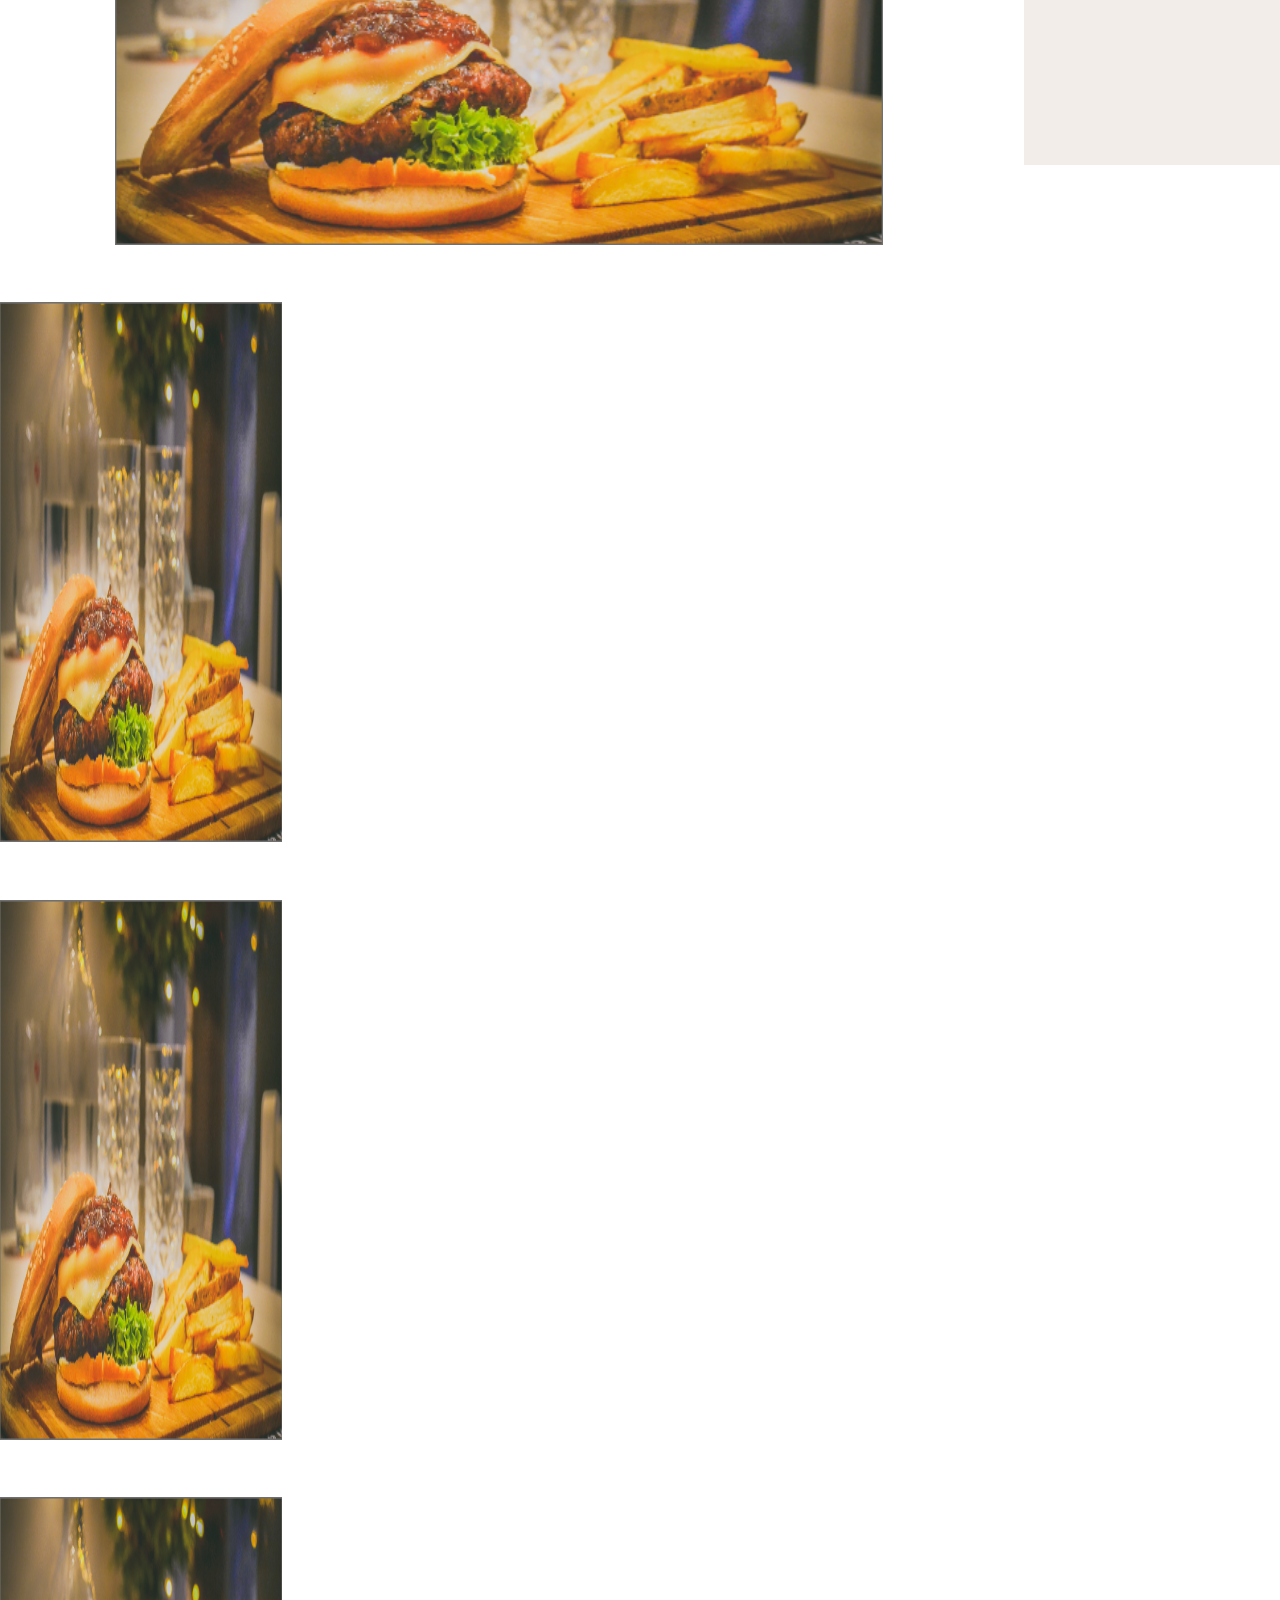
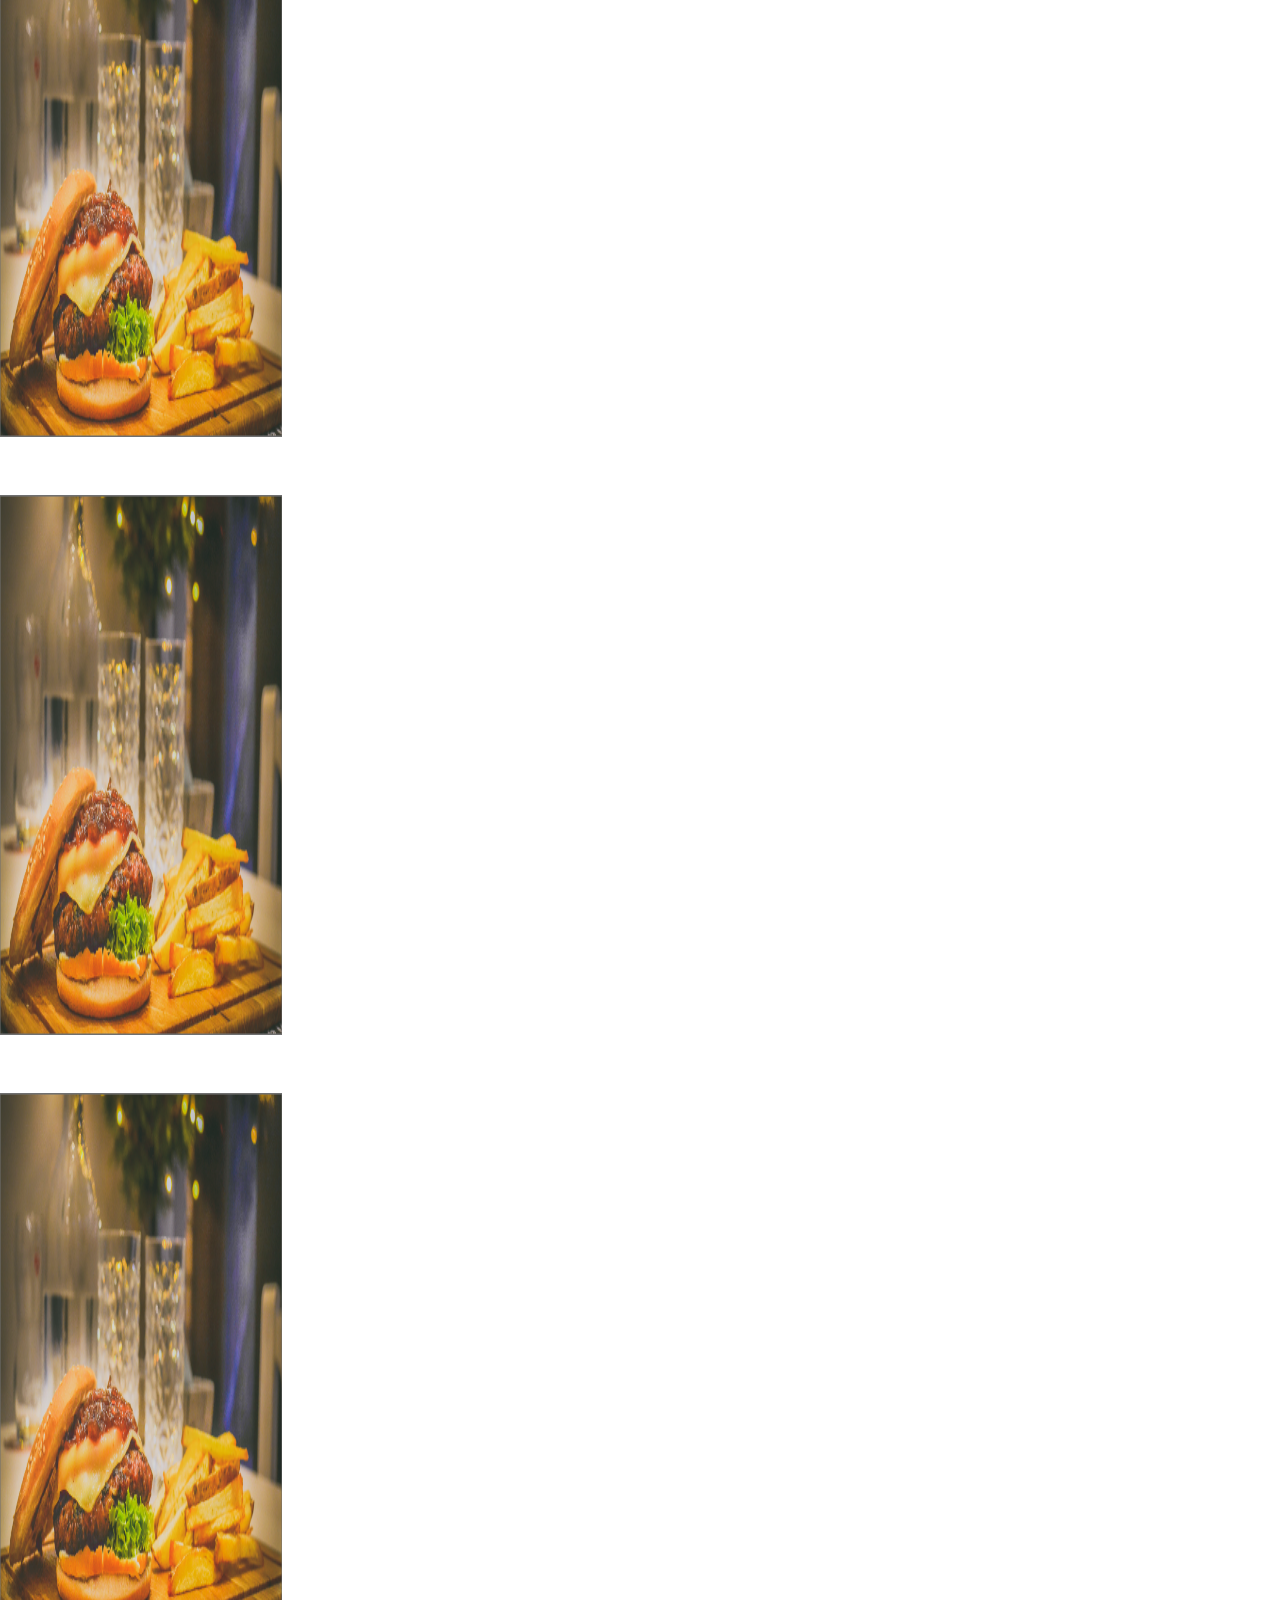
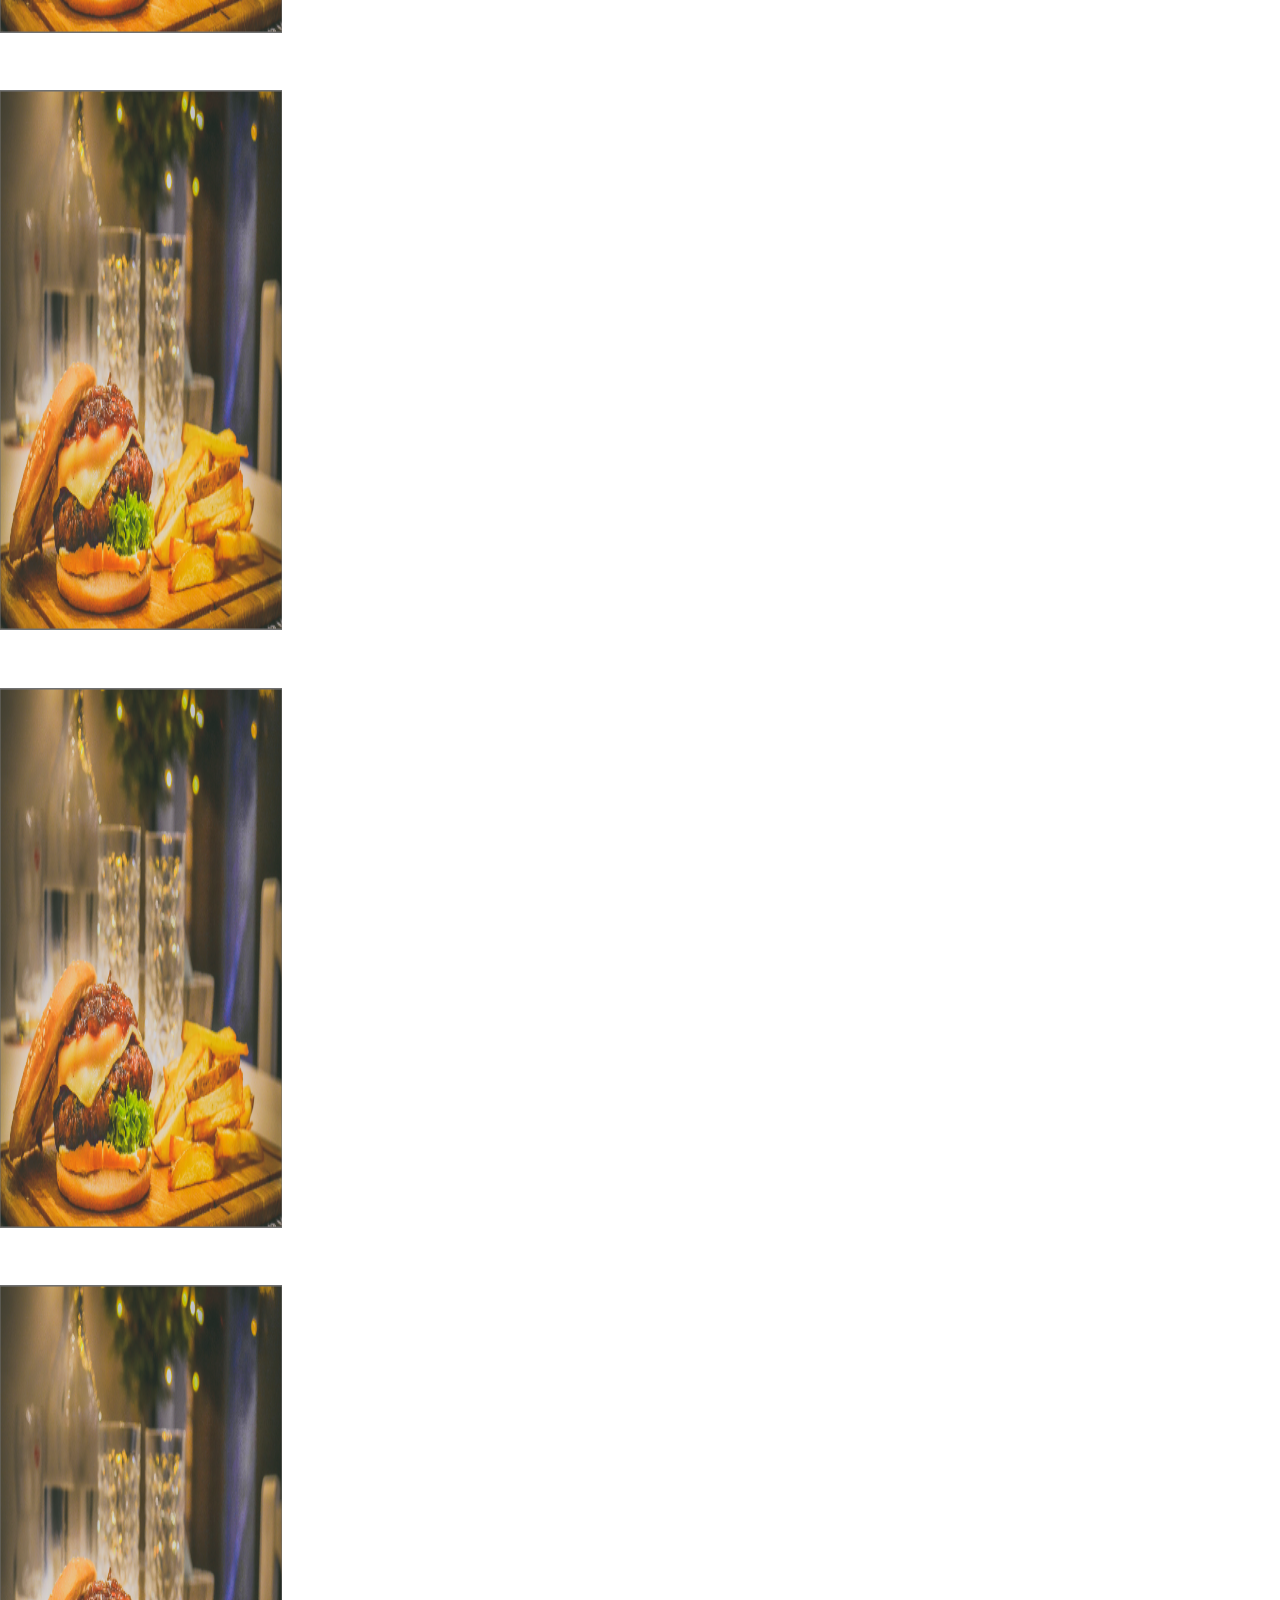
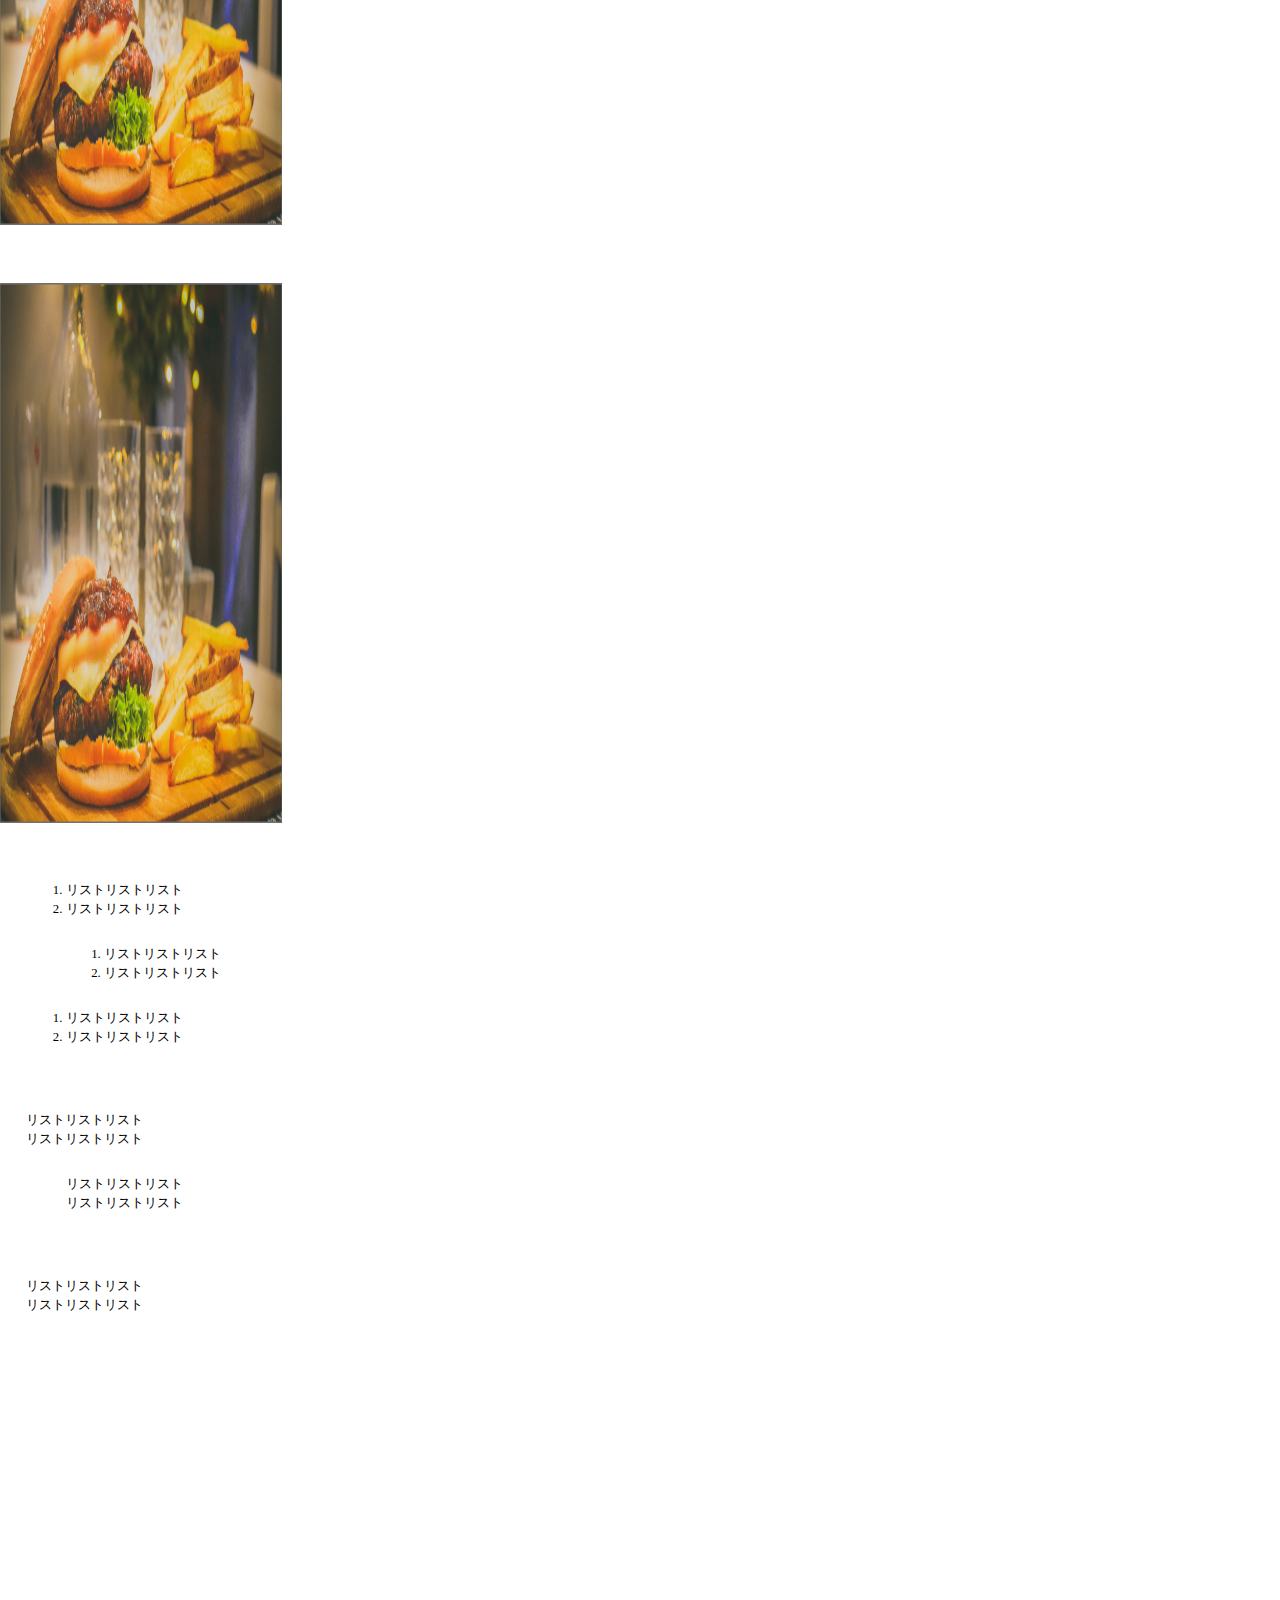
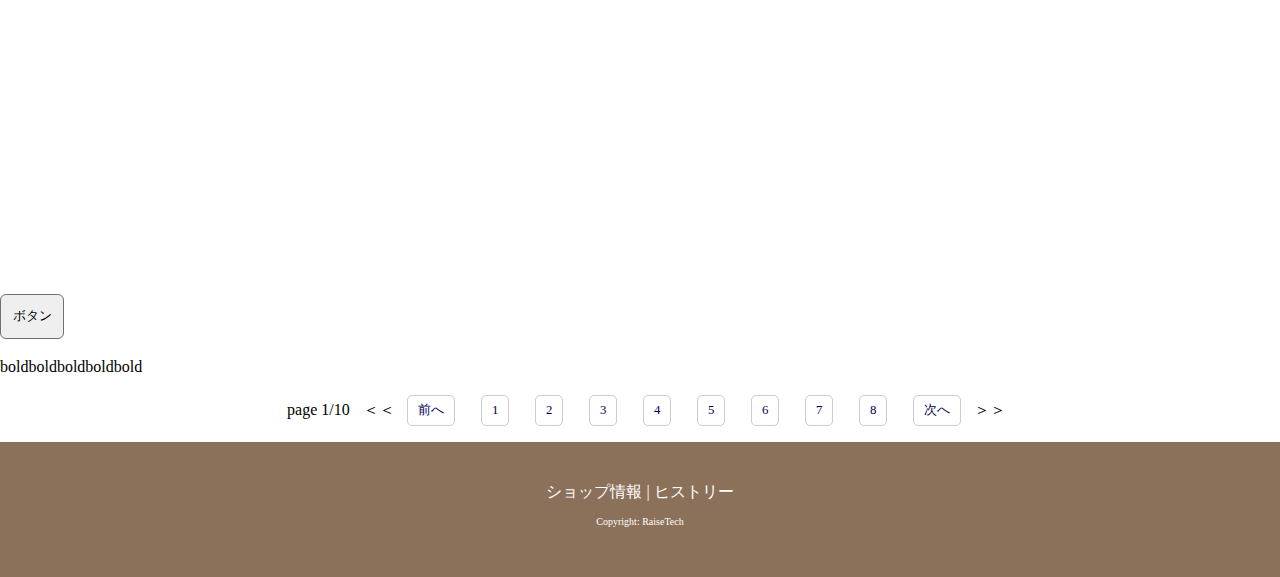
<file: single.html>
<!doctype html>
<html lang="ja">

<head>
    <meta charset="UTF-8">
    <meta name="format-detection" content="telephon=no">
    <meta name="viewport" content="widh=device-width, initial-scale=1">
    <meta name="description" content="RaseTech ハンバーガーサイト製作">
    <link href="https://use.fontawesome.com/releases/v5.15.3/css/all.css" rel="stylesheet">
    <link rel="stylesheet" href="Sass/style.css">
    <link rel="stylesheet" href="Sass/style.scss">
    <link href="https://fonts.googleapis.com/css?family=M+PLUS+1p&amp;subset=japanese" rel="stylesheet">
    <title>RaseTech hamburger</title>
</head>

<body id="home" class="home">
    <div class="p-visual__wrapper">
        <header class="l-header" id="js-header">
            <h1>Hamburger</h1>
            <form class="p-front__form" method="GET" action="#" cursor="pointer">
                <input type="text" name="search" value="&#xf002;" class="fas c-input__button">
                <button class="c-submit__button" type="submit">検索</button>
            </form>
        </header>
        <main>
            <div class="l-single__main">
                <h1>チーズバーガー</h1>
            </div>
            <div class="u-single__text">
                <h2>見出しが入ります</h2>
                <P>テキストが入りますテキストが入りますテキストが入りますテキストが入りますテキストが入りますテキストが入ります
                    テキストが入りますテキストが入りますテキストが入りますテキストが入りますテキストが入りますテキストが入ります
                    テキストが入りますテキストが入りますテキストが入りますテキストが入りますテキストが入りますテキストが入ります
                    テキストが入りますテキストが入りますテキストが入りますテキストが入りますテキストが入りますテキストが入ります</P>
        <h3>見出し</h3>
        <h4>見出し</h4>
        <h5>見出し</h5>
        <h6>見出し</h6>
    </div>
    </main>
        <div class="u-single__text__wrapper">
            <div class="u-single__text__contents">
                <ul>
                    <li>Blockquote引用タグ引用タグ引用タグ引用タグ引用タグ引用タグ引用タグ引用タグ引用タグ引用タグ引用タグ引用タグ引用タグ引用タグ引用タグ引用タグ引用タグ引用タグ引用タグ引用タグ引用タグ引用タグ
                        引用タグ引用タグ引用タグ引用タグ引用タグ引用タグ引用タグ引用タグ引用タグ引用タグ引用タグ引用タグ引用タグ引用タグ引用タグ引用タグ引用タグ引用タグ引用タグ引用タグ引用タグ引用タグ引用タグ
                        引用タグ引用タグ引用タグ引用タグ引用タグ引用タグ引用タグ引用タグ引用タグ引用タグ引用タグ引用タグ引用タグ引用タグ引用タグ引用タグ引用タグ引用タグ引用タグ引用タグ引用タグ引用タグ引用タグ
                    </li>
                </ul>
                <ul>
                    <li>出典元：<a href="#">○○○○○○○○○○○○○○○○</a></li>
                </ul>
            </div>
        </div>
        <section class="p-single__section">
            <img  class="p-single__visual1"src="/images/cooked-foods-750073-2.png">
            <div>
                <img class="p-single__visual" src="/images/cooked-foods-750073-2.png">
                <p>テキストが入りますテキストが入りますテキストが入りますテキストが入りますテキストが入りますテキストが入ります
                    テキストが入りますテキストが入りますテキストが入りますテキストが入りますテキストが入りますテキストが入ります</p>
            </div>
            <div>
                <p>テキストが入りますテキストが入りますテキストが入りますテキストが入りますテキストが入りますテキストが入ります
                    テキストが入りますテキストが入りますテキストが入りますテキストが入りますテキストが入りますテキストが入ります</p>
                <img class="p-single__visual" src="/images/cooked-foods-750073-2.png">
            </div>
            <img class="p-single__visual2" src="/images/cooked-foods-750073-2.png">
            <img class="p-single__visual3" src="/images/cooked-foods-750073-2.png">
            <img class="p-single__visual3" src="/images/cooked-foods-750073-2.png">
            <img class="p-single__visual3" src="/images/cooked-foods-750073-2.png">
            <img class="p-single__visual3" src="/images/cooked-foods-750073-2.png">
            <img class="p-single__visual3" src="/images/cooked-foods-750073-2.png">
            <img class="p-single__visual3" src="/images/cooked-foods-750073-2.png">
            <img class="p-single__visual3" src="/images/cooked-foods-750073-2.png">
            <img class="p-single__visual3" src="/images/cooked-foods-750073-2.png">
            <img class="p-single__visual3" src="/images/cooked-foods-750073-2.png">
        </section>
        <section>
            <ol class="u-single__textlist1">
                <li>リストリストリスト</li>
                <li>リストリストリスト</li>
            </ol>
            <ol class="u-single__textlist2">
                <li>リストリストリスト</li>
                <li>リストリストリスト</li>
            </ol>
            <ol class="u-single__textlist1">
                <li>リストリストリスト</li>
                <li>リストリストリスト</li>
            </ol>
        </section>
        <section>
            <ol class="u-single__textlist3">
                <li>リストリストリスト</li>
                <li>リストリストリスト</li>
            </ol>
            <ol class="u-single__textlist4">
                <li>リストリストリスト</li>
                <li>リストリストリスト</li>
            </ol>
            <ol class="u-single__textlist3">
                <li>リストリストリスト</li>
                <li>リストリストリスト</li>
            </ol>
        </section>
        <div class="p-single__hatena"></div>
        <table class="p-single__table">

        </table>
        <button class="c-submit__button" type="submit">ボタン</button>
        <p>boldboldboldboldbold</p>
        <aside class="l-sidebar">
            <a class="l-sidebar__hamburger">Menu
                <span></span>
                <span></span>
                <span></span>
            </a>
            <h3 class="c-slider__menu">バーガー</h3>
            <ul class="c-menu__list__slider">
                <li class="c-slider__sub-menu-item"><a href="#">ハンバーガー</a></li>
                <li class="c-slider__sub-menu-item"><a href="#">チーズバーガー</a></li>
                <li class="c-slider__sub-menu-item"><a href="#">テリヤキバーガー</a></li>
                <li class="c-slider__sub-menu-item"><a href="#">アボカドバーガー</a></li>
                <li class="c-slider__sub-menu-item"><a href="#">フィッシュバーガー</a></li>
                <li class="c-slider__sub-menu-item"><a href="#">ベーコンバーガー</a></li>
                <li class="c-slider__sub-menu-item"><a href="#">チキンバーガー</a></li>
            </ul>
            <h3 class="c-slider__menu">サイド</h3>
            <ul class="c-menu__list__slider">
                <li class="c-slider__sub-menu-item"><a href="#">ポテト</a></li>
                <li class="c-slider__sub-menu-item"><a href="#">サラダ</a></li>
                <li class="c-slider__sub-menu-item"><a href="#">ナゲット</a></li>
                <li class="c-slider__sub-menu-item"><a href="#">コーン</a></li>
            </ul>
            <h3 class="c-slider__menu">ドリンク</h3>
            <ul class="c-menu__list__slider">
                <li class="c-slider__sub-menu-item"><a href="#">コーラ</a></li>
                <li class="c-slider__sub-menu-item"><a href="#">ファンタ</a></li>
                <li class="c-slider__sub-menu-item"><a href="#">オレンジ</a></li>
                <li class="c-slider__sub-menu-item"><a href="#">アップル</a></li>
                <li class="c-slider__sub-menu-item"><a href="#">紅茶(Ice/Hot)</a></li>
                <li class="c-slider__sub-menu-item"><a href="#">コーヒー(Ice/Hot)</a></li>
            </ul>
            <ul class="c-menu__list__slider c-menu__list__slider3"></ul>
        </aside>
        <nav class="l-paging">
            <ul class="sp">
                <li class="pre"><a href="#">＜＜ 前へ</a></li>
                <li class="next"><a href="#">次へ ＞＞</a></li>
            </ul>
            <ul class="example2">
                <li>page 1/10</li>
                <span>＜＜</span>
                <li><a href="#">前へ</a></li>
                <li><a href="#"> 1</a></li>
                <li><a href="#"> 2</a></li>
                <li><a href="#"> 3</a></li>
                <li><a href="#"> 4</a></li>
                <li><a href="#"> 5</a></li>
                <li><a href="#"> 6</a></li>
                <li><a href="#"> 7</a></li>
                <li><a href="#"> 8</a></li>
                <li><a href="#"> 次へ</a></li>
                <span>＞＞</span>
            </ul>
        </nav>
        <footer id="js-footer" class="l-footer">
            <a href="#" class="l-footer__info">ショップ情報 | ヒストリー</a>
            <p class="l=footer__copy">Copyright: RaiseTech</p>
        </footer>
    </div>
    <script src="js/script.js"></script>
    <script src="https://ajax.googleapis.com/ajax/libs/jquery/3.6.0/jquery.min.js"></script>
</body>

</html>
</file>
<file: Sass/style.css>
/* Document
 * ========================================================================== */
/**
 * Add border box sizing in all browsers (opinionated).
 */
*,
::before,
::after {
  -webkit-box-sizing: border-box;
          box-sizing: border-box;
}

/**
 * 1. Add text decoration inheritance in all browsers (opinionated).
 * 2. Add vertical alignment inheritance in all browsers (opinionated).
 */
::before,
::after {
  text-decoration: inherit;
  /* 1 */
  vertical-align: inherit;
  /* 2 */
}

/**
 * 1. Use the default cursor in all browsers (opinionated).
 * 2. Change the line height in all browsers (opinionated).
 * 3. Use a 4-space tab width in all browsers (opinionated).
 * 4. Remove the grey highlight on links in iOS (opinionated).
 * 5. Prevent adjustments of font size after orientation changes in
 *    IE on Windows Phone and in iOS.
 * 6. Breaks words to prevent overflow in all browsers (opinionated).
 */
html {
  cursor: default;
  /* 1 */
  line-height: 1.5;
  /* 2 */
  -moz-tab-size: 4;
  /* 3 */
  -o-tab-size: 4;
     tab-size: 4;
  /* 3 */
  -webkit-tap-highlight-color: transparent;
  -ms-text-size-adjust: 100%;
  /* 5 */
  -webkit-text-size-adjust: 100%;
  /* 5 */
  word-break: break-word;
  /* 6 */
}

/* Sections
 * ========================================================================== */
/**
 * Remove the margin in all browsers (opinionated).
 */
body {
  margin: 0;
}

/**
 * Correct the font size and margin on `h1` elements within `section` and
 * `article` contexts in Chrome, Edge, Firefox, and Safari.
 */
h1 {
  font-size: 2em;
  margin: 0 0;
}

/* Grouping content
 * ========================================================================== */
/**
 * Remove the margin on nested lists in Chrome, Edge, IE, and Safari.
 */
dl dl,
dl ol,
dl ul,
ol dl,
ul dl {
  margin: 0;
}

/**
 * Remove the margin on nested lists in Edge 18- and IE.
 */
ol ol,
ol ul,
ul ol,
ul ul {
  margin: 0;
}

/**
 * 1. Add the correct sizing in Firefox.
 * 2. Show the overflow in Edge 18- and IE.
 */
hr {
  height: 0;
  /* 1 */
  overflow: visible;
  /* 2 */
}

/**
 * Add the correct display in IE.
 */
main {
  display: block;
}

/**
 * Remove the list style on navigation lists in all browsers (opinionated).
 */
nav ol,
nav ul {
  list-style: none;
  padding: 0;
}

/**
 * 1. Correct the inheritance and scaling of font size in all browsers.
 * 2. Correct the odd `em` font sizing in all browsers.
 */
pre {
  font-family: monospace, monospace;
  /* 1 */
  font-size: 1em;
  /* 2 */
}

/* Text-level semantics
 * ========================================================================== */
/**
 * Remove the gray background on active links in IE 10.
 */
a {
  background-color: transparent;
}

/**
 * Add the correct text decoration in Edge 18-, IE, and Safari.
 */
abbr[title] {
  text-decoration: underline;
  -webkit-text-decoration: underline dotted;
          text-decoration: underline dotted;
}

/**
 * Add the correct font weight in Chrome, Edge, and Safari.
 */
b,
strong {
  font-weight: bolder;
}

/**
 * 1. Correct the inheritance and scaling of font size in all browsers.
 * 2. Correct the odd `em` font sizing in all browsers.
 */
code,
kbd,
samp {
  font-family: monospace, monospace;
  /* 1 */
  font-size: 1em;
  /* 2 */
}

/**
 * Add the correct font size in all browsers.
 */
small {
  font-size: 80%;
}

/* Embedded content
 * ========================================================================== */
/*
 * Change the alignment on media elements in all browsers (opinionated).
 */
audio,
canvas,
iframe,
img,
svg,
video {
  vertical-align: middle;
}

/**
 * Add the correct display in IE 9-.
 */
audio,
video {
  display: inline-block;
}

/**
 * Add the correct display in iOS 4-7.
 */
audio:not([controls]) {
  display: none;
  height: 0;
}

/**
 * Remove the border on iframes in all browsers (opinionated).
 */
iframe {
  border-style: none;
}

/**
 * Remove the border on images within links in IE 10-.
 */
img {
  border-style: none;
}

/**
 * Change the fill color to match the text color in all browsers (opinionated).
 */
svg:not([fill]) {
  fill: currentColor;
}

/**
 * Hide the overflow in IE.
 */
svg:not(:root) {
  overflow: hidden;
}

/* Tabular data
 * ========================================================================== */
/**
 * Collapse border spacing in all browsers (opinionated).
 */
table {
  border-collapse: collapse;
}

/* Forms
 * ========================================================================== */
/**
 * Remove the margin on controls in Safari.
 */
button,
input,
select {
  margin: 0;
}

/**
 * 1. Show the overflow in IE.
 * 2. Remove the inheritance of text transform in Edge 18-, Firefox, and IE.
 */
button {
  overflow: visible;
  /* 1 */
  text-transform: none;
  /* 2 */
}

/**
 * Correct the inability to style buttons in iOS and Safari.
 */
button,
[type="button"],
[type="reset"],
[type="submit"] {
  -webkit-appearance: button;
}

/**
 * 1. Change the inconsistent appearance in all browsers (opinionated).
 * 2. Correct the padding in Firefox.
 */
fieldset {
  border: 1px solid #a0a0a0;
  /* 1 */
  padding: 0.35em 0.75em 0.625em;
  /* 2 */
}

/**
 * Show the overflow in Edge 18- and IE.
 */
input {
  overflow: visible;
}

/**
 * 1. Correct the text wrapping in Edge 18- and IE.
 * 2. Correct the color inheritance from `fieldset` elements in IE.
 */
legend {
  color: inherit;
  /* 2 */
  display: table;
  /* 1 */
  max-width: 100%;
  /* 1 */
  white-space: normal;
  /* 1 */
}

/**
 * 1. Add the correct display in Edge 18- and IE.
 * 2. Add the correct vertical alignment in Chrome, Edge, and Firefox.
 */
progress {
  display: inline-block;
  /* 1 */
  vertical-align: baseline;
  /* 2 */
}

/**
 * Remove the inheritance of text transform in Firefox.
 */
select {
  text-transform: none;
}

/**
 * 1. Remove the margin in Firefox and Safari.
 * 2. Remove the default vertical scrollbar in IE.
 * 3. Change the resize direction in all browsers (opinionated).
 */
textarea {
  margin: 0;
  /* 1 */
  overflow: auto;
  /* 2 */
  resize: vertical;
  /* 3 */
}

/**
 * Remove the padding in IE 10-.
 */
[type="checkbox"],
[type="radio"] {
  padding: 0;
}

/**
 * 1. Correct the odd appearance in Chrome, Edge, and Safari.
 * 2. Correct the outline style in Safari.
 */
[type="search"] {
  -webkit-appearance: textfield;
  /* 1 */
  outline-offset: -2px;
  /* 2 */
}

/**
 * Correct the cursor style of increment and decrement buttons in Safari.
 */
::-webkit-inner-spin-button,
::-webkit-outer-spin-button {
  height: auto;
}

/**
 * Correct the text style of placeholders in Chrome, Edge, and Safari.
 */
::-webkit-input-placeholder {
  color: inherit;
  opacity: 0.54;
}

/**
 * Remove the inner padding in Chrome, Edge, and Safari on macOS.
 */
::-webkit-search-decoration {
  -webkit-appearance: none;
}

/**
 * 1. Correct the inability to style upload buttons in iOS and Safari.
 * 2. Change font properties to `inherit` in Safari.
 */
::-webkit-file-upload-button {
  -webkit-appearance: button;
  /* 1 */
  font: inherit;
  /* 2 */
}

/**
 * Remove the inner border and padding of focus outlines in Firefox.
 */
::-moz-focus-inner {
  border-style: none;
  padding: 0;
}

/**
 * Restore the focus outline styles unset by the previous rule in Firefox.
 */
:-moz-focusring {
  outline: 1px dotted ButtonText;
}

/**
 * Remove the additional :invalid styles in Firefox.
 */
:-moz-ui-invalid {
  box-shadow: none;
}

/* Interactive
 * ========================================================================== */
/*
 * Add the correct display in Edge 18- and IE.
 */
details {
  display: block;
}

/*
 * Add the correct styles in Edge 18-, IE, and Safari.
 */
dialog {
  background-color: white;
  border: solid;
  color: black;
  display: block;
  height: -moz-fit-content;
  height: -webkit-fit-content;
  height: fit-content;
  left: 0;
  margin: auto;
  padding: 1em;
  position: absolute;
  right: 0;
  width: -moz-fit-content;
  width: -webkit-fit-content;
  width: fit-content;
}

dialog:not([open]) {
  display: none;
}

/*
 * Add the correct display in all browsers.
 */
summary {
  display: list-item;
}

/* Scripting
 * ========================================================================== */
/**
 * Add the correct display in IE 9-.
 */
canvas {
  display: inline-block;
}

/**
 * Add the correct display in IE.
 */
template {
  display: none;
}

/* User interaction
 * ========================================================================== */
/*
 * 1. Remove the tapping delay in IE 10.
 * 2. Remove the tapping delay on clickable elements
      in all browsers (opinionated).
 */
a,
area,
button,
input,
label,
select,
summary,
textarea,
[tabindex] {
  -ms-touch-action: manipulation;
  /* 1 */
  touch-action: manipulation;
  /* 2 */
}

/**
 * Add the correct display in IE 10-.
 */
[hidden] {
  display: none;
}

/* Accessibility
 * ========================================================================== */
/**
 * Change the cursor on busy elements in all browsers (opinionated).
 */
[aria-busy="true"] {
  cursor: progress;
}

/*
 * Change the cursor on control elements in all browsers (opinionated).
 */
[aria-controls] {
  cursor: pointer;
}

/*
 * Change the cursor on disabled, not-editable, or otherwise
 * inoperable elements in all browsers (opinionated).
 */
[aria-disabled="true"],
[disabled] {
  cursor: not-allowed;
}

/*
 * Change the display on visually hidden accessible elements
 * in all browsers (opinionated).
 */
[aria-hidden="false"][hidden] {
  display: initial;
}

[aria-hidden="false"][hidden]:not(:focus) {
  clip: rect(0, 0, 0, 0);
  position: absolute;
}

body {
  background-color: white;
  list-style: none;
  text-decoration: none;
  margin: 0 0 0 0;
}

body.is-open {
  position: fixed;
}

.l-footer {
  -webkit-box-pack: center;
      -ms-flex-pack: center;
          justify-content: center;
  background-color: #8b705a;
  height: 15vh;
  width: 100%;
  display: -webkit-box;
  display: -ms-flexbox;
  display: flex;
  display: -webkit-flex;
  -webkit-box-align: center;
      -ms-flex-align: center;
          align-items: center;
  -webkit-align-items: center;
  -webkit-box-orient: vertical;
  -webkit-box-direction: normal;
      -ms-flex-direction: column;
          flex-direction: column;
}

.l-footer a {
  color: white;
  text-decoration: none;
  justify-items: space-around;
  -webkit-items: space-around;
}

.l-footer p {
  color: white;
  font-size: 10px;
  justify-items: space-around;
  -webkit-items: space-around;
}

@media (min-width: 1025px) {
  .l-footer {
    display: -webkit-box;
    display: -ms-flexbox;
    display: flex;
    display: -webkit-flex;
    -webkit-box-align: center;
        -ms-flex-align: center;
            align-items: center;
    -webkit-align-items: center;
    -webkit-box-orient: vertical;
    -webkit-box-direction: normal;
        -ms-flex-direction: column;
            flex-direction: column;
  }
  .l-footer a {
    color: white;
    text-decoration: none;
    justify-items: space-around;
    -webkit-items: space-around;
  }
  .l-footer p {
    color: white;
    font-size: 10px;
  }
}

.l-header {
  width: 100%;
  color: #707070;
  background-color: #FFF7EF;
  height: 217px;
}

.l-header h1 {
  font-size: 10vw;
  display: -webkit-box;
  display: -ms-flexbox;
  display: flex;
  height: 50%;
  width: 100%;
  -webkit-box-align: center;
      -ms-flex-align: center;
          align-items: center;
  justify-items: center;
  -webkit-box-pack: center;
      -ms-flex-pack: center;
          justify-content: center;
  font-family: -apple-system, BlinkMacSystemFont, 'Segoe UI', Roboto, Oxygen, Ubuntu, Cantarell, 'Open Sans', 'Helvetica Neue', sans-serif;
}

@media (min-width: 1025px) {
  .l-header {
    width: unset;
    color: #707070;
    background-color: #FFF7EF;
    display: -webkit-box;
    display: -ms-flexbox;
    display: flex;
    display: -webkit-flex;
  }
  .l-header h1 {
    -webkit-box-align: center;
        -ms-flex-align: center;
            align-items: center;
    font-family: -apple-system, BlinkMacSystemFont, 'Segoe UI', Roboto, Oxygen, Ubuntu, Cantarell, 'Open Sans', 'Helvetica Neue', sans-serif;
    font-size: 3vw;
    height: 217px;
    width: 30%;
  }
}

.l-front__main {
  background: transparent url(..//images/Front__Top.jpg) center no-repeat no-repeat;
  display: -webkit-flex;
  height: 20vh;
  width: 100vw;
  background-size: 100%;
  background-position: center;
}

.l-front__main h2 {
  display: -webkit-box;
  display: -ms-flexbox;
  display: flex;
  display: -webkit-flex;
  font-size: 2vh;
  width: 50%;
  height: 80%;
  color: white;
  -webkit-box-align: center;
      -ms-flex-align: center;
          align-items: center;
  margin-left: 1%;
  font-weight: 100;
}

@media (min-width: 1025px) {
  .l-front__main {
    background: transparent url(..//images/Front__Top.jpg) left no-repeat no-repeat;
    display: -webkit-box;
    display: -ms-flexbox;
    display: flex;
    display: -webkit-flex;
    height: calc(45vh);
    width: calc(100% - 20%);
    background-size: calc(100%);
    margin: 0;
  }
  .l-front__main h2 {
    display: -webkit-box;
    display: -ms-flexbox;
    display: flex;
    display: -webkit-flex;
    color: white;
    margin-left: 1%;
    font-weight: 100;
    font-size: 3vw;
  }
}

.l-front__main__map {
  background: url(..//images/Front__Map.png) no-repeat black;
  height: 65vh;
  background-size: cover;
}

@media (min-width: 1025px) {
  .l-front__main__map {
    margin: 10% 0 0 0;
    width: 80%;
    height: 60vh;
    background-repeat: round;
    background-size: 100%;
  }
}

.l-archive__main {
  margin: 0;
  background: url(..//images/archive__main.png) no-repeat;
  height: 34vh;
  background-color: black;
  background-size: cover;
  -o-object-fit: fill;
     object-fit: fill;
}

.l-archive__main h2 {
  display: -webkit-box;
  display: -ms-flexbox;
  display: flex;
  display: -webkit-flex;
  font-size: 10vw;
  height: 15vh;
  color: white;
  -webkit-box-align: end;
      -ms-flex-align: end;
          align-items: flex-end;
  margin: 0 0 0 4%;
  font-weight: 700;
  width: 90vw;
}

.l-archive__main p {
  margin: 0 0 0 5%;
  font-size: 5vw;
  color: white;
}

@media (min-width: 1025px) {
  .l-archive__main {
    height: 50vh;
  }
  .l-archive__main h2 {
    -webkit-box-align: end;
        -ms-flex-align: end;
            align-items: flex-end;
    height: 60%;
    font-size: 3vw;
    display: -webkit-box;
    display: -ms-flexbox;
    display: flex;
    font-weight: 700;
    margin: auto;
  }
  .l-archive__main p {
    width: 20%;
    -webkit-box-align: center;
        -ms-flex-align: center;
            align-items: center;
    font-size: 1vw;
    margin: -3% 0 0 17%;
  }
}

.l-single__main {
  margin: 0;
  background: url(..//images/single.png) no-repeat center;
  height: 34vh;
  background-size: cover;
  -o-object-fit: fill;
     object-fit: fill;
}

.l-single__main h1 {
  display: -webkit-box;
  display: -ms-flexbox;
  display: flex;
  display: -webkit-flex;
  font-size: 10vw;
  height: 15vh;
  color: white;
  -webkit-box-align: end;
      -ms-flex-align: end;
          align-items: flex-end;
  margin: 0 0 0 4%;
  font-weight: 700;
  width: 90vw;
}

@media (min-width: 1025px) {
  .l-single__main {
    background: url(..//images/single2.png) no-repeat;
    height: 50vh;
    background-size: 80vw;
    -o-object-fit: fill;
       object-fit: fill;
  }
  .l-single__main h1 {
    -webkit-box-align: end;
        -ms-flex-align: end;
            align-items: flex-end;
    height: 60%;
    font-size: 3vw;
    display: -webkit-box;
    display: -ms-flexbox;
    display: flex;
    font-weight: 700;
    margin-left: 5%;
  }
}

.l-sidebar a {
  display: block;
  color: #707070;
  font-family: -apple-system, BlinkMacSystemFont, 'Segoe UI', Roboto, Oxygen, Ubuntu, Cantarell, 'Open Sans', 'Helvetica Neue', sans-serif;
  font-weight: 700;
  font-size: 2vh;
  top: 0;
  right: 0;
  position: absolute;
  cursor: pointer;
  -webkit-transition: all 1s;
  transition: all 1s;
  margin: 0 2% 0 0;
}

@media (min-width: 1025px) {
  .l-sidebar {
    display: block;
    position: absolute;
    top: 0;
    right: 0;
    background-color: #f2ede9;
    background-size: cover;
    width: 20%;
    height: 238vh;
  }
  .l-sidebar a {
    color: #707070;
    font-family: -apple-system, BlinkMacSystemFont, 'Segoe UI', Roboto, Oxygen, Ubuntu, Cantarell, 'Open Sans', 'Helvetica Neue', sans-serif;
    font-weight: 700;
    font-size: 3vh;
    display: -webkit-box;
    display: -ms-flexbox;
    display: flex;
    margin: 12% 0 0 10%;
    position: unset;
    cursor: unset;
  }
}

.l-sidebar.active {
  display: block;
  position: absolute;
  top: 0;
  right: 0;
  background-color: #f2ede9;
  width: 100vw;
  z-index: 100;
  -webkit-transform: translateX(100%);
          transform: translateX(100%);
  -webkit-transition: all 0.6s;
  transition: all 0.6s;
  -webkit-transform: translateX(0%);
          transform: translateX(0%);
}

.l-sidebar.active span {
  display: block;
  position: absolute;
  width: 30px;
  height: 2px;
  left: 6px;
  -webkit-transition: 0.5s all;
  transition: 0.5s all;
}

.l-sidebar__hamburger.active {
  color: #f2ede9;
  z-index: 200;
  margin-top: 2%;
}

.l-sidebar__hamburger.active span:nth-child(1) {
  margin-top: unset;
  top: 16px;
  left: 6px;
  width: 24px;
  background: black;
  -webkit-transform: rotate(-45deg);
  transform: rotate(-45deg);
}

.l-sidebar__hamburger.active span:nth-child(3) {
  margin-top: unset;
  top: 16px;
  width: 24px;
  background: black;
  -webkit-transform: rotate(45deg);
  transform: rotate(45deg);
}

.l-paging .example2 {
  display: none;
}

.l-paging ul {
  display: -webkit-box;
  display: -ms-flexbox;
  display: flex;
  width: 100%;
  -webkit-box-pack: justify;
      -ms-flex-pack: justify;
          justify-content: space-between;
}

.l-paging ul li {
  display: inline-block;
  text-align: center;
  color: #707070;
}

.l-paging ul li a {
  width: 100%;
  display: block;
  text-decoration: none;
  color: #707070;
}

.l-paging ul li a:hover {
  color: #fff;
  text-decoration: none;
  background-color: #707070;
}

.l-paging .pre {
  margin: 0 0 0 5%;
}

.l-paging .next {
  margin: 0 5% 0 0;
}

@media (min-width: 1025px) {
  .l-paging {
    width: 100%;
    color: black;
  }
  .l-paging .sp {
    display: none;
  }
  .l-paging .example2 {
    display: -webkit-box;
    display: -ms-flexbox;
    display: flex;
    -webkit-box-pack: center;
        -ms-flex-pack: center;
            justify-content: center;
  }
  .l-paging .example2 li {
    color: black;
    display: -webkit-box;
    display: -ms-flexbox;
    display: flex;
    -webkit-box-align: center;
        -ms-flex-align: center;
            align-items: center;
    margin: 0 1%;
  }
  .l-paging .example2 span {
    display: -webkit-box;
    display: -ms-flexbox;
    display: flex;
    -webkit-box-align: center;
        -ms-flex-align: center;
            align-items: center;
  }
  .l-paging .example2 li a {
    font-size: 1vw;
    display: -webkit-box;
    display: -ms-flexbox;
    display: flex;
    -webkit-box-pack: justify;
        -ms-flex-pack: justify;
            justify-content: space-between;
    padding: 5px 10px;
    border: 1px #ccc solid;
    color: #000053;
    border-radius: 5px / 5px;
  }
}

.c-input__button {
  width: 40%;
  height: 5vh;
  border-radius: 6px;
  border: #707070 solid 1px;
  margin-right: 1%;
}

@media (min-width: 1025px) {
  .c-input__button {
    width: 20vw;
  }
}

.c-submit__button {
  width: 20%;
  height: 5vh;
  cursor: pointer;
  border-radius: 6px;
  border: #707070 solid 1px;
}

@media (min-width: 1025px) {
  .c-submit__button {
    width: 5vw;
    cursor: pointer;
  }
}

nav .c-submit__button2 {
  width: 90%;
  height: 4vh;
  margin-left: 5%;
  cursor: pointer;
  border-radius: 6px;
  border: #707070 solid 1px;
}

@media (min-width: 1025px) {
  nav .c-submit__button2 {
    width: 15vw;
    height: 7vh;
    cursor: pointer;
    font-weight: 700;
    font-size: 0.8vw;
  }
  nav p {
    margin: 3% 0 5% 4%;
    font-size: 1vw;
  }
}

.c-grid {
  display: -ms-grid;
  display: grid;
  width: 100%;
  height: 100%;
  padding-top: 10%;
}

.c-grid .c-grid__img {
  background: url(..//images/archive.png) no-repeat left;
  display: block;
  background-size: cover;
  height: 25vh;
  width: 95%;
  margin: 3% 0 0 3%;
}

.c-grid .c-grid__content {
  background-color: #3C2B1C;
  color: white;
  height: 60vh;
  width: 95%;
  display: block;
  -ms-flex-pack: distribute;
      justify-content: space-around;
  margin: 0 0 3% 3%;
}

.c-grid .c-grid__content h2 {
  font-size: 6vw;
  font-weight: unset;
  display: -webkit-box;
  display: -ms-flexbox;
  display: flex;
  margin: 5% 5%;
}

.c-grid .c-grid__content h4 {
  font-size: 5vw;
  font-weight: unset;
  margin: 5% 5%;
  display: -webkit-box;
  display: -ms-flexbox;
  display: flex;
}

.c-grid .c-grid__content p {
  display: -webkit-box;
  display: -ms-flexbox;
  display: flex;
  width: 70%;
  font-size: 4vw;
  margin: 5% 5%;
  padding-bottom: 10%;
}

.c-grid .c-grid__link {
  text-decoration: none;
  color: black;
  background-color: white;
  display: -webkit-box;
  display: -ms-flexbox;
  display: flex;
  border-radius: 5rem;
  width: 50%;
  height: 15%;
  margin: 0 auto;
  text-decoration: none;
  -ms-flex-pack: distribute;
      justify-content: space-around;
  -webkit-box-align: center;
      -ms-flex-align: center;
          align-items: center;
}

@media (min-width: 1025px) {
  .c-grid {
    padding-top: 1%;
    padding: unset;
    width: 100%;
    padding: unset;
    height: 100%;
  }
  .c-grid .c-grid__img {
    width: 40vw;
    height: 50vh;
    display: block;
    background-size: 100%;
    background-position: center;
  }
  .c-grid .c-grid__content {
    display: block;
    width: 36.5vw;
    margin-left: 43%;
    margin-top: -24.6%;
    height: 50vh;
  }
  .c-grid .c-grid__content h2 {
    font-size: 2vw;
  }
  .c-grid .c-grid__content h4 {
    font-size: 1.5vw;
  }
  .c-grid .c-grid__content p {
    font-size: 1vw;
    margin-bottom: 0;
  }
  .c-grid .c-grid__content .c-grid__link {
    margin-top: 0;
  }
}

.c-slider__menu {
  cursor: pointer;
  display: none;
  -webkit-transform: translateX(100%);
          transform: translateX(100%);
  -webkit-transition: all 0.6s;
  transition: all 0.6s;
  color: #707070;
}

@media (min-width: 1025px) {
  .c-slider__menu {
    -webkit-transform: unset;
            transform: unset;
    display: -webkit-box;
    display: -ms-flexbox;
    display: flex;
    -webkit-box-align: space-between;
        -ms-flex-align: space-between;
            align-items: space-between;
    -webkit-align-items: space-between;
    margin: 10% 0 -10% 10%;
    cursor: unset;
    font-size: 1vw;
  }
}

.c-menu__list__slider li {
  -webkit-transition: all 1s;
  transition: all 1s;
  display: none;
}

.c-menu__list__slider li a {
  cursor: pointer;
  position: relative;
  list-style: none;
  text-decoration: none;
}

@media (min-width: 1025px) {
  .c-menu__list__slider li {
    display: -webkit-box;
    display: -ms-flexbox;
    display: flex;
    display: -webkit-flex;
    -webkit-box-pack: justify;
        -ms-flex-pack: justify;
            justify-content: space-between;
    -webkit-justify-content: space-between;
    -webkit-box-align: start;
        -ms-flex-align: start;
            align-items: flex-start;
    -webkit-align-items: flex-start;
  }
  .c-menu__list__slider li a {
    text-decoration: none;
    color: #707070;
    font-size: 0.8vw;
    font-weight: 300;
  }
}

@media (min-width: 1025px) {
  .c-menu__list__slider2 {
    height: 193vh;
    background-color: #f2ede9;
  }
}

@media (min-width: 1025px) {
  .c-menu__list__slider3 {
    height: 274.5vh;
    background-color: #f2ede9;
  }
}

@media (min-width: 1025px) {
  .c-menu__list__slider4 {
    height: 599.3vh;
    background-color: #f2ede9;
  }
}

.c-slider__menu.active {
  color: #707070;
  display: block;
  z-index: 2;
  top: 0;
  left: 0;
  width: 100%;
  -webkit-transition: 1s;
  transition: 1s;
  -webkit-transform: translateX(10%);
          transform: translateX(10%);
  cursor: unset;
}

.c-slider__sub-menu-item.active {
  display: block;
  text-decoration: none;
}

.c-slider__sub-menu-item.active a {
  color: #707070;
  font-family: -apple-system, BlinkMacSystemFont, 'Segoe UI', Roboto, Oxygen, Ubuntu, Cantarell, 'Open Sans', 'Helvetica Neue', sans-serif;
  font-weight: 700;
  font-size: 1.5vh;
  display: -webkit-box;
  display: -ms-flexbox;
  display: flex;
  margin: 5% 0 0 5%;
  position: unset;
  -webkit-transform: translateX(10%);
          transform: translateX(10%);
  -webkit-transition: 1s;
  transition: 1s;
}

.p-visual__TakeOut {
  background: url(..//images/Front__Threeburger.png) center no-repeat;
  background-position: center;
  background-size: 95%;
  margin: 5% 3% 0 3%;
  height: 50vh;
}

.p-visual__TakeOut h3 {
  display: -webkit-box;
  display: -ms-flexbox;
  display: flex;
  color: white;
  font-size: 5vh;
  height: 0;
  margin: -1% 0 0 3%;
}

.p-visual__TakeOut span {
  color: white;
  display: block;
  font-size: 5vh;
  margin: 5% 0 0 5%;
}

@media (min-width: 1025px) {
  .p-visual__TakeOut {
    margin: 5% 0 0 -3%;
    width: 100vw;
    background-size: 80%;
    height: 100vh;
  }
  .p-visual__TakeOut h3 {
    margin: 0 0 0 10%;
    font-size: 8vh;
  }
  .p-visual__TakeOut span {
    font-size: 8vh;
    margin: 2% 0 0 10%;
  }
}

.p-visual__EatIn {
  background: url(..//images/Front__burger.png) center no-repeat;
  background-position: center;
  background-size: 95%;
  margin: 5% 3% 0 3%;
  height: 50vh;
}

.p-visual__EatIn h3 {
  display: -webkit-box;
  display: -ms-flexbox;
  display: flex;
  color: white;
  font-size: 5vh;
  height: 0;
  margin: -1% 0 0 3%;
}

.p-visual__EatIn span {
  color: white;
  display: block;
  font-size: 5vh;
  margin: 5% 0 0 5%;
}

@media (min-width: 1025px) {
  .p-visual__EatIn {
    margin: 5% 7.5% 0 0;
    background-size: 80%;
    width: 100vw;
    height: 100vh;
  }
  .p-visual__EatIn h3 {
    margin: 0 0 0 10%;
    font-size: 8vh;
  }
  .p-visual__EatIn span {
    font-size: 8vh;
    margin: 2% 0 0 10%;
  }
}

.p-visual__map {
  background-color: rgba(26, 24, 24, 0.6);
  height: 30vh;
  width: 100%;
}

.p-visual__map h3 {
  padding: 10% 0 0 10%;
  display: -webkit-box;
  display: -ms-flexbox;
  display: flex;
  -webkit-display: flex;
  color: white;
  font-size: 3vh;
}

.p-visual__map span {
  margin-top: -5%;
  padding: 0 0 5% 10%;
  display: -webkit-box;
  display: -ms-flexbox;
  display: flex;
  -webkit-display: flex;
  color: white;
  font-size: 3vh;
}

@media (min-width: 1025px) {
  .p-visual__map {
    background-size: unset;
    width: 50vw;
    height: 65vh;
    font-weight: 100;
  }
  .p-visual__map h3 {
    padding: 10% 0 0 10%;
    display: -webkit-box;
    display: -ms-flexbox;
    display: flex;
    -webkit-display: flex;
    color: white;
    font-size: 3vh;
  }
  .p-visual__map span {
    margin-top: -5%;
    padding: 0 0 5% 10%;
    display: -webkit-box;
    display: -ms-flexbox;
    display: flex;
    -webkit-display: flex;
    color: white;
    font-size: 3vh;
  }
}

.p-single__visual1 {
  width: 100%;
  display: -webkit-box;
  display: -ms-flexbox;
  display: flex;
  -o-object-fit: fill;
     object-fit: fill;
}

@media (min-width: 1025px) {
  .p-single__visual1 {
    margin: 0 0 0 5%;
    width: 72vw;
    padding: 0;
  }
}

.p-single__visual2 {
  width: 80%;
  margin: 0 0 0 10%;
  -o-object-fit: fill;
     object-fit: fill;
}

@media (min-width: 1025px) {
  .p-single__visual2 {
    width: 60vw;
    margin: 0 10% 0 10%;
  }
}

.p-single__visual3 {
  width: 80%;
  margin: 5% 0 1% 10%;
  -o-object-fit: fill;
     object-fit: fill;
}

@media (min-width: 1025px) {
  .p-single__visual3 {
    width: 24.5%;
    height: 25%;
    margin: 1% 1% 0 0;
    display: -ms-inline-grid;
    display: inline-grid;
  }
}

.p-single__html__visual {
  margin: 5% 0 5% 5%;
  height: 35vh;
  background-color: #F5F5F5;
  width: 90%;
  display: -webkit-box;
  display: -ms-flexbox;
  display: flex;
  -webkit-box-pack: center;
      -ms-flex-pack: center;
          justify-content: center;
  -webkit-box-align: center;
      -ms-flex-align: center;
          align-items: center;
}

@media (min-width: 1025px) {
  .p-single__html__visual {
    width: 71%;
    font-size: 1vw;
    -webkit-box-pack: unset;
        -ms-flex-pack: unset;
            justify-content: unset;
  }
}

.p-front__form {
  display: -webkit-box;
  display: -ms-flexbox;
  display: flex;
  width: 100%;
  -webkit-box-pack: center;
      -ms-flex-pack: center;
          justify-content: center;
  justify-items: center;
}

@media (min-width: 1025px) {
  .p-front__form {
    -webkit-box-align: center;
        -ms-flex-align: center;
            align-items: center;
  }
}

.p-wrapper__front-section {
  background-position: top;
  font-family: -apple-system, BlinkMacSystemFont, 'Segoe UI', Roboto, Oxygen, Ubuntu, Cantarell, 'Open Sans', 'Helvetica Neue', sans-serif;
}

@media (min-width: 1025px) {
  .p-wrapper__front-section {
    padding: unset;
    height: 100vh;
    width: 88vw;
    display: -webkit-box;
    display: -ms-flexbox;
    display: flex;
    display: -webkit-flex;
    -ms-flex-pack: distribute;
        justify-content: space-around;
    -webkit-justify-content: space-around;
  }
}

.p-single__section {
  width: 90vw;
  margin: 0 0 0 5%;
}

.p-single__section img {
  height: 25vh;
  margin-bottom: 5%;
  -o-object-fit: fill;
     object-fit: fill;
}

.p-single__section div {
  display: -webkit-box;
  display: -ms-flexbox;
  display: flex;
  margin: 5% 0;
  -o-object-fit: fill;
     object-fit: fill;
}

.p-single__section div img {
  width: 35vw;
  height: 15vh;
  -o-object-fit: fill;
     object-fit: fill;
}

.p-single__section div p {
  margin: 0 3%;
  font-size: 3.5vw;
}

@media (min-width: 1025px) {
  .p-single__section {
    margin: unset;
  }
  .p-single__section img {
    height: 60vh;
    display: -webkit-box;
    display: -ms-flexbox;
    display: flex;
  }
  .p-single__section div {
    margin: 0 0 0 5%;
  }
  .p-single__section div img {
    height: 35vh;
  }
  .p-single__section div p {
    font-size: 1.5vw;
    width: 40%;
    height: 25vh;
    margin: 0 1%;
  }
}

.p-single__table {
  width: 90%;
  margin: 5% 0 5% 5%;
  height: 50vh;
}

.p-single__table th, .p-single__table td {
  border: solid 1px #333;
  text-align: center;
}

@media (min-width: 1025px) {
  .p-single__table {
    width: 71%;
  }
}

.u-textarea__front {
  display: -webkit-box;
  display: -ms-flexbox;
  display: flex;
  -webkit-box-orient: vertical;
  -webkit-box-direction: normal;
      -ms-flex-direction: column;
          flex-direction: column;
  -webkit-box-pack: center;
      -ms-flex-pack: center;
          justify-content: center;
  height: 45vh;
  color: #3C2A10;
}

.u-textarea__front dl {
  height: 10vh;
  background-color: rgba(232, 237, 238, 0.7);
  margin-left: 12%;
  width: 75%;
}

.u-textarea__front dl dt {
  width: 80%;
  font-size: 150%;
  margin: 0 0 0 3%;
  font-style: bold;
  font-weight: 500;
}

.u-textarea__front dl dd {
  font-size: x-small;
  width: 80%;
  margin: 0 0 0 3%;
}

@media (min-width: 1025px) {
  .u-textarea__front {
    margin: 5% 0 0 0;
    height: 80vh;
    display: -webkit-box;
    display: -ms-flexbox;
    display: flex;
    -webkit-box-pack: end;
        -ms-flex-pack: end;
            justify-content: flex-end;
    -webkit-box-align: start;
        -ms-flex-align: start;
            align-items: flex-start;
    -webkit-box-orient: vertical;
    -webkit-box-direction: normal;
        -ms-flex-direction: column;
            flex-direction: column;
  }
  .u-textarea__front dl {
    height: 15vh;
    background-color: rgba(232, 237, 238, 0.7);
    margin-left: 12%;
    width: 75%;
  }
  .u-textarea__front dl dt {
    height: 5vh;
    width: 80%;
    font-size: 2vw;
    margin: 3% 0 0 3%;
    font-style: bold;
    font-weight: 500;
  }
  .u-textarea__front dl dd {
    font-size: 1vw;
    width: 80%;
    margin: 3% 0 0 3%;
  }
}

.u-front__map__text {
  color: white;
  width: 80%;
  font-size: 1.3;
  margin: 3% 0 0 3%;
  font-style: bold;
}

@media (min-width: 1025px) {
  .u-front__map__text {
    color: white;
    width: 80%;
    font-size: 1.3;
    margin: 3% 0 0 3%;
    font-style: bold;
  }
}

.u-archive__text {
  height: 40vh;
  margin-bottom: 5%;
}

.u-archive__text h2 {
  width: 85%;
  color: black;
  display: -webkit-box;
  display: -ms-flexbox;
  display: flex;
  -webkit-box-pack: end;
      -ms-flex-pack: end;
          justify-content: flex-end;
  font-weight: unset;
  font-size: 8vw;
  padding-top: 5%;
}

.u-archive__text p {
  display: -webkit-box;
  display: -ms-flexbox;
  display: flex;
  width: 88vw;
  margin: 4%;
  text-align: left;
}

@media (min-width: 1025px) {
  .u-archive__text {
    height: unset;
    margin: unset;
    color: #707070;
  }
  .u-archive__text h2 {
    color: #707070;
    padding: unset;
    font-size: 2vw;
    -webkit-box-pack: start;
        -ms-flex-pack: start;
            justify-content: flex-start;
    margin-left: 4%;
    font-weight: unset;
    font-family: Impact, Haettenschweiler, 'Arial Narrow Bold', sans-serif;
  }
  .u-archive__text p {
    margin-bottom: unset;
  }
}

.u-single__text h2 {
  width: 90vw;
  color: black;
  display: -webkit-box;
  display: -ms-flexbox;
  display: flex;
  -webkit-box-pack: center;
      -ms-flex-pack: center;
          justify-content: center;
  font-weight: unset;
  font-size: 8vw;
}

.u-single__text p {
  display: -webkit-box;
  display: -ms-flexbox;
  display: flex;
  width: 90vw;
  margin: 4%;
}

.u-single__text h3, .u-single__text h4, .u-single__text h5, .u-single__text h6 {
  display: -webkit-box;
  display: -ms-flexbox;
  display: flex;
  margin-left: 5%;
}

@media (min-width: 1025px) {
  .u-single__text {
    font-weight: 700;
    height: unset;
    margin: unset;
    color: #333;
  }
  .u-single__text h2 {
    padding: unset;
    font-size: 3vw;
    -webkit-box-pack: start;
        -ms-flex-pack: start;
            justify-content: flex-start;
    margin-left: 5%;
    font-weight: unset;
    font-family: Impact, Haettenschweiler, 'Arial Narrow Bold', sans-serif;
  }
  .u-single__text p {
    font-size: 1.5vw;
    margin-bottom: unset;
    width: 70%;
    margin-left: 5%;
  }
  .u-single__text h3 {
    font-size: 2.5vw;
  }
  .u-single__text h4 {
    font-size: 2vw;
  }
  .u-single__text h5 {
    font-size: 1.5vw;
  }
  .u-single__text h6 {
    font-size: 1vw;
  }
}

.u-single__text__wrapper {
  width: 100vw;
  display: -webkit-box;
  display: -ms-flexbox;
  display: flex;
  -webkit-box-pack: center;
      -ms-flex-pack: center;
          justify-content: center;
  padding-bottom: 5%;
}

.u-single__text__wrapper .u-single__text__contents {
  background-color: #F5F5F5;
  width: 90vw;
  padding-bottom: 5%;
}

.u-single__text__wrapper .u-single__text__contents ul {
  list-style: none;
  padding: 0;
}

.u-single__text__wrapper .u-single__text__contents ul li {
  display: -webkit-box;
  display: -ms-flexbox;
  display: flex;
}

@media (min-width: 1025px) {
  .u-single__text__wrapper {
    width: 90vw;
    display: -webkit-box;
    display: -ms-flexbox;
    display: flex;
    -webkit-box-pack: unset;
        -ms-flex-pack: unset;
            justify-content: unset;
    padding-bottom: 5%;
  }
  .u-single__text__wrapper .u-single__text__contents {
    background-color: #F5F5F5;
    width: 80%;
    padding-bottom: 5%;
    margin-left: 5%;
  }
  .u-single__text__wrapper .u-single__text__contents ul {
    list-style: none;
    padding: 0;
  }
  .u-single__text__wrapper .u-single__text__contents ul li {
    font-size: 1vw;
    margin: 3%;
    display: -webkit-box;
    display: -ms-flexbox;
    display: flex;
  }
}

@media (min-width: 1025px) {
  .u-single__textlist1 {
    margin: 2% 0 2% 2%;
    font-size: 1vw;
  }
}

.u-single__textlist2 {
  margin: 0 0 0 5%;
}

@media (min-width: 1025px) {
  .u-single__textlist2 {
    font-size: 1vw;
  }
}

.u-single__textlist3 {
  padding-left: 5%;
  margin: 10% 0 0 0;
  list-style: none;
}

@media (min-width: 1025px) {
  .u-single__textlist3 {
    margin: 5% 0 2% 2%;
    font-size: 1vw;
    padding: unset;
  }
}

.u-single__textlist4 {
  list-style: none;
  margin-bottom: -5%;
}

@media (min-width: 1025px) {
  .u-single__textlist4 {
    margin: 2% 0 2% 2%;
    font-size: 1vw;
  }
}
/*# sourceMappingURL=style.css.map */
</file>
